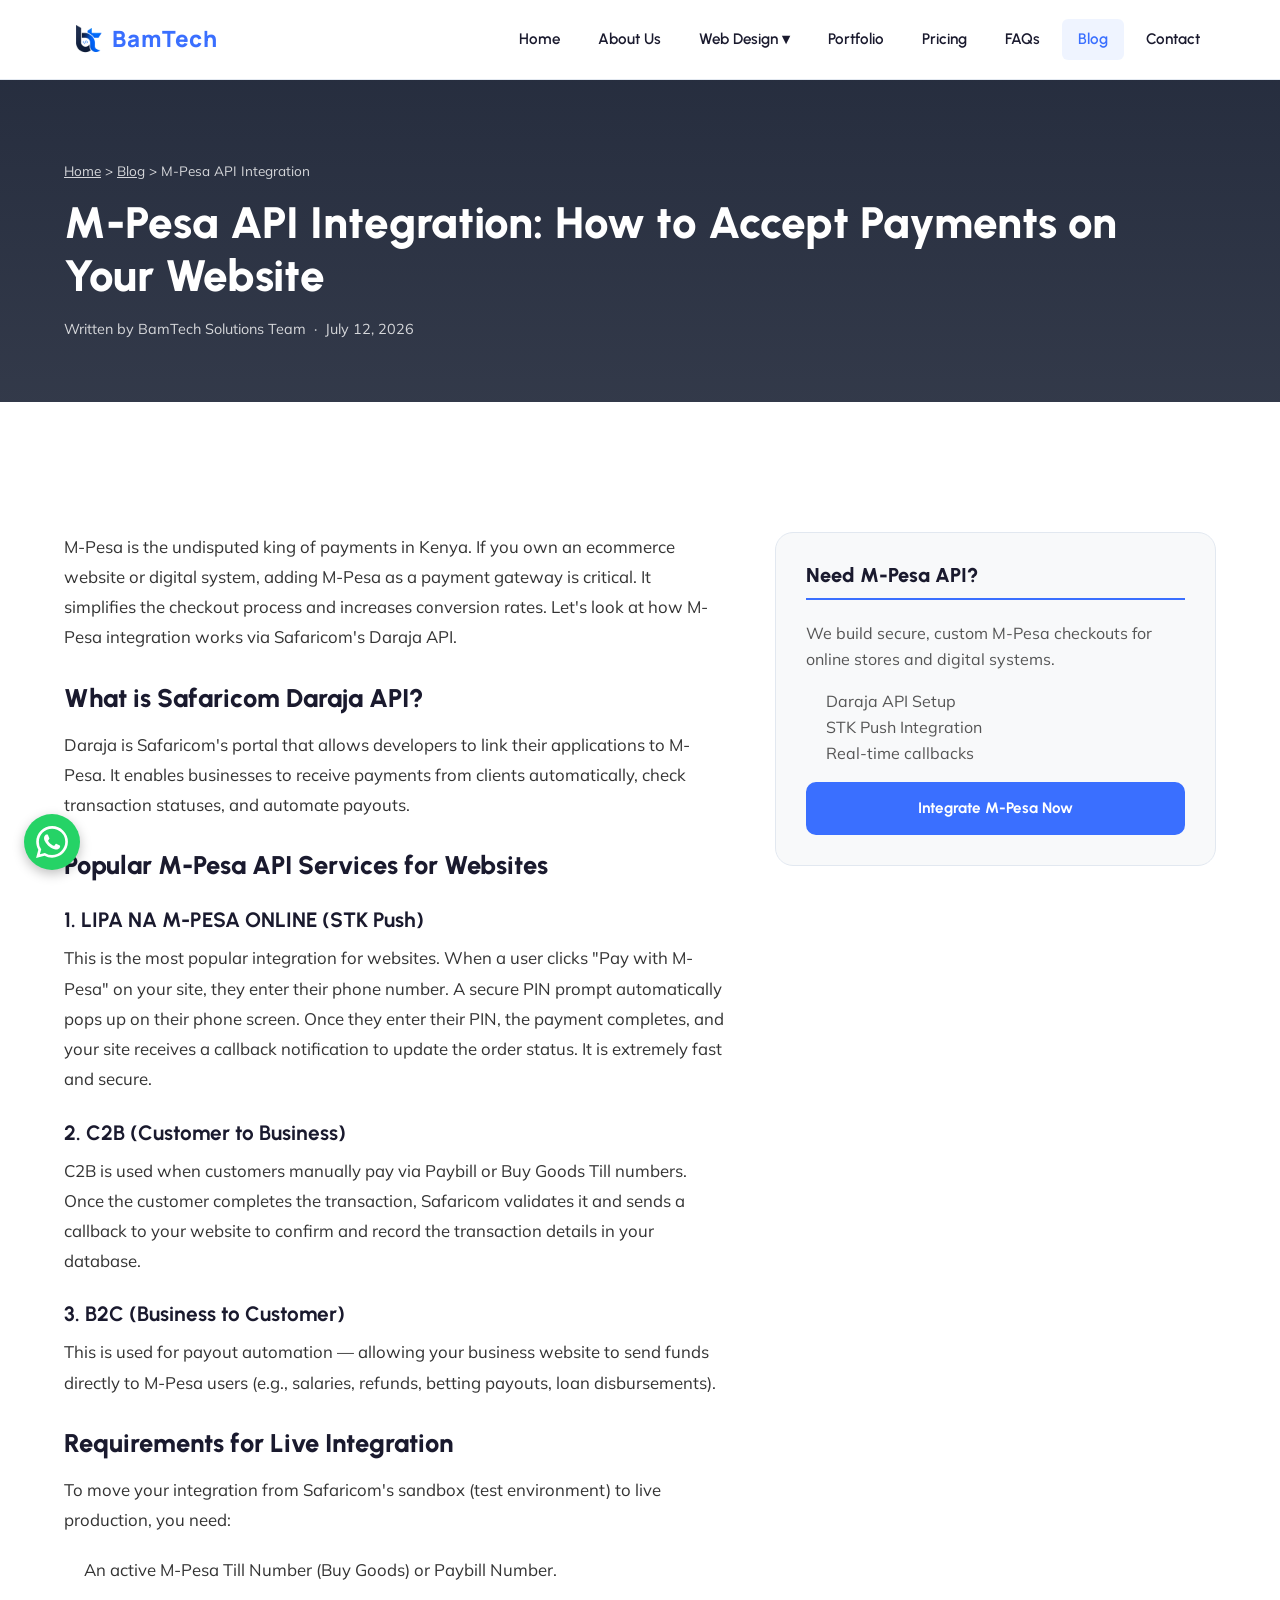
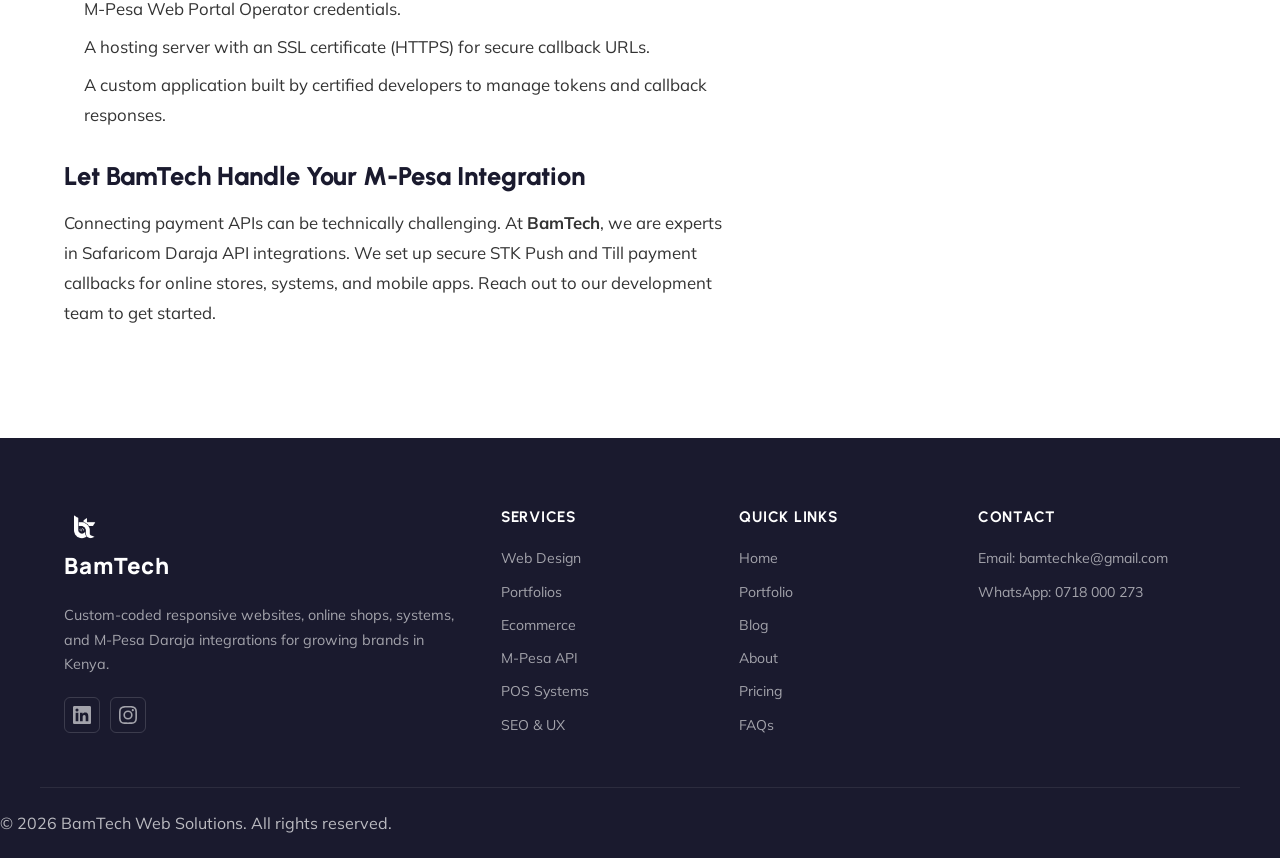
<file: blog-mpesa-integration.html>
﻿<!DOCTYPE html>
<html lang="en">
<head>
  <meta charset="UTF-8">
  <meta name="viewport" content="width=device-width, initial-scale=1.0">

  <!-- Favicon -->
  <link rel="icon" type="image/png" href="favicon.png">
  <link rel="apple-touch-icon" href="favicon.png">
  <title>M-Pesa API Integration: How to Accept Payments in Kenya | BamTech</title>
  <meta name="description" content="A complete developer and business guide to M-Pesa API integration in Kenya. Learn how to connect Safaricom Daraja STK Push to your website.">
  <meta name="keywords" content="M-Pesa integration Kenya, M-Pesa Daraja API, STK Push website integration, M-Pesa API checkout">
  <meta name="robots" content="index, follow">
  <meta name="author" content="BamTech Web Solutions">
  <link rel="canonical" href="https://bamtech.co.ke/blog-mpesa-integration.html">

  <!-- Open Graph -->
  <meta property="og:type" content="article">
  <meta property="og:url" content="https://bamtech.co.ke/blog-mpesa-integration.html">
  <meta property="og:title" content="M-Pesa API Integration: How to Accept Payments in Kenya | BamTech">
  <meta property="og:description" content="Integrate Safaricom M-Pesa Daraja API on your website. Read our practical guide.">
  <meta property="og:image" content="https://bamtech.co.ke/logo.png">
  <meta property="og:locale" content="en_KE">

  <link rel="stylesheet" href="style.css?v=1.3">
  <link rel="preconnect" href="https://fonts.googleapis.com">
  <link rel="preconnect" href="https://fonts.gstatic.com" crossorigin>
  <link href="https://fonts.googleapis.com/css2?family=Manrope:wght@800;900&family=Urbanist:wght@400;500;600;700;800;900&family=Mulish:wght@400;500;600;700;800&display=swap" rel="stylesheet">

  <style>
    .sub-hero {
      background-image: linear-gradient(rgba(15,23,42,0.9), rgba(15,23,42,0.85));
      padding: 80px 0 60px;
      color: #fff;
      text-align: left;
    }
    .breadcrumbs { font-size: 0.85rem; margin-bottom: 15px; opacity: 0.8; }
    .breadcrumbs a { color: #fff; text-decoration: underline; }
    .post-title { font-size: clamp(2rem, 4vw, 2.75rem); font-weight: 800; color: #fff; margin-bottom: 15px; line-height: 1.2; }
    .post-meta { font-size: 0.9rem; opacity: 0.8; }

    .post-container {
      display: grid;
      grid-template-columns: 1.2fr 0.8fr;
      gap: 50px;
      margin-top: 40px;
      align-items: start;
    }
    @media (max-width: 991px) {
      .post-container {
        grid-template-columns: 1fr;
        gap: 30px;
      }
    }
    .post-content {
      background: #fff;
      font-size: 1.05rem;
      line-height: 1.8;
      color: #333;
    }
    .post-content h2 {
      font-size: 1.6rem;
      font-weight: 800;
      color: #1a1a2e;
      margin: 30px 0 15px;
    }
    .post-content h3 {
      font-size: 1.3rem;
      font-weight: 700;
      color: #1a1a2e;
      margin: 25px 0 10px;
    }
    .post-content p {
      margin-bottom: 20px;
    }
    .post-content ul, .post-content ol {
      margin-bottom: 20px;
      padding-left: 20px;
    }
    .post-content li {
      margin-bottom: 8px;
    }

    .blog-sidebar {
      background: var(--color-light);
      border: 1px solid var(--color-border);
      border-radius: var(--radius-lg);
      padding: 30px;
      position: sticky;
      top: 100px;
    }
    .sidebar-title {
      font-size: 1.25rem;
      font-weight: 800;
      margin-bottom: 20px;
      color: var(--color-dark);
      border-bottom: 2px solid var(--color-primary);
      padding-bottom: 10px;
    }
  </style>
</head>
<body>

  <!-- Navbar -->
  <nav class="navbar" id="navbar">
    <div class="container nav-container">
      <a href="index.html" class="logo-link" aria-label="BamTech Home">
        <img src="logo.png" alt="BamTech" class="logo-img">
        <span class="logo-name">BamTech</span>
      </a>
      <ul class="nav-menu" id="nav-menu">
        <li class="nav-item"><a href="index.html" class="nav-link">Home</a></li>
        <li class="nav-item"><a href="index.html#why-us" class="nav-link">About Us</a></li>
        <li class="nav-item has-dropdown">
          <a href="index.html#services" class="nav-link">Web Design &#9662;</a>
          <ul class="nav-dropdown">
            <li><a href="web-design.html" class="dropdown-link">Web Design &amp; Development</a></li>
            <li><a href="portfolio-design.html" class="dropdown-link">Portfolio Website Design</a></li>
            <li><a href="ecommerce.html" class="dropdown-link">Ecommerce Website Design</a></li>
            <li><a href="mpesa-integration.html" class="dropdown-link">M-Pesa API Integration</a></li>
            <li><a href="pos-systems.html" class="dropdown-link">POS Billing Systems</a></li>
            <li><a href="seo-ux.html" class="dropdown-link">SEO &amp; UX Optimization</a></li>
          </ul>
        </li>
        <li class="nav-item"><a href="portfolio.html" class="nav-link">Portfolio</a></li>
        <li class="nav-item"><a href="index.html#pricing" class="nav-link">Pricing</a></li>
        <li class="nav-item"><a href="index.html#faq" class="nav-link">FAQs</a></li>
        <li class="nav-item"><a href="blog.html" class="nav-link active">Blog</a></li>
        <li class="nav-item"><a href="index.html#contact" class="nav-link">Contact</a></li>
      </ul>
      <button class="mobile-toggle" id="mobile-toggle" aria-label="Open navigation menu">
        <span></span><span></span><span></span>
      </button>
    </div>
  </nav>

  <!-- Hero -->
  <header class="sub-hero">
    <div class="container">
      <div class="breadcrumbs"><a href="index.html">Home</a> &gt; <a href="blog.html">Blog</a> &gt; M-Pesa API Integration</div>
      <h1 class="post-title">M-Pesa API Integration: How to Accept Payments on Your Website</h1>
      <p class="post-meta">Written by BamTech Solutions Team &nbsp;·&nbsp; July 12, 2026</p>
    </div>
  </header>

  <!-- Main Body Content -->
  <main class="section-pad">
    <div class="container post-container">
      <article class="post-content">
        <p>M-Pesa is the undisputed king of payments in Kenya. If you own an ecommerce website or digital system, adding M-Pesa as a payment gateway is critical. It simplifies the checkout process and increases conversion rates. Let's look at how M-Pesa integration works via Safaricom's Daraja API.</p>

        <h2>What is Safaricom Daraja API?</h2>
        <p>Daraja is Safaricom's portal that allows developers to link their applications to M-Pesa. It enables businesses to receive payments from clients automatically, check transaction statuses, and automate payouts.</p>

        <h2>Popular M-Pesa API Services for Websites</h2>
        
        <h3>1. LIPA NA M-PESA ONLINE (STK Push)</h3>
        <p>This is the most popular integration for websites. When a user clicks "Pay with M-Pesa" on your site, they enter their phone number. A secure PIN prompt automatically pops up on their phone screen. Once they enter their PIN, the payment completes, and your site receives a callback notification to update the order status. It is extremely fast and secure.</p>

        <h3>2. C2B (Customer to Business)</h3>
        <p>C2B is used when customers manually pay via Paybill or Buy Goods Till numbers. Once the customer completes the transaction, Safaricom validates it and sends a callback to your website to confirm and record the transaction details in your database.</p>

        <h3>3. B2C (Business to Customer)</h3>
        <p>This is used for payout automation — allowing your business website to send funds directly to M-Pesa users (e.g., salaries, refunds, betting payouts, loan disbursements).</p>

        <h2>Requirements for Live Integration</h2>
        <p>To move your integration from Safaricom's sandbox (test environment) to live production, you need:
        <ul>
          <li>An active M-Pesa Till Number (Buy Goods) or Paybill Number.</li>
          <li>M-Pesa Web Portal Operator credentials.</li>
          <li>A hosting server with an SSL certificate (HTTPS) for secure callback URLs.</li>
          <li>A custom application built by certified developers to manage tokens and callback responses.</li>
        </ul>
        </p>

        <h2>Let BamTech Handle Your M-Pesa Integration</h2>
        <p>Connecting payment APIs can be technically challenging. At <strong>BamTech</strong>, we are experts in Safaricom Daraja API integrations. We set up secure STK Push and Till payment callbacks for online stores, systems, and mobile apps. Reach out to our development team to get started.</p>
      </article>

      <aside class="blog-sidebar">
        <h3 class="sidebar-title">Need M-Pesa API?</h3>
        <p>We build secure, custom M-Pesa checkouts for online stores and digital systems.</p>
        <ul style="margin: 15px 0; padding-left: 20px;">
          <li>Daraja API Setup</li>
          <li>STK Push Integration</li>
          <li>Real-time callbacks</li>
        </ul>
        <a href="index.html#contact" class="btn btn-primary btn-full">Integrate M-Pesa Now</a>
      </aside>
    </div>
  </main>

  <!-- Footer -->
  <footer class="footer">
    <div class="container footer-grid">
      <div class="footer-brand">
        <a href="index.html" class="logo-link footer-logo-link" aria-label="BamTech Home"><img src="logo.png" alt="BamTech" class="logo-img footer-logo-img"><span class="logo-name footer-logo-name">BamTech</span></a>
        <p class="footer-desc">Custom-coded responsive websites, online shops, systems, and M-Pesa Daraja integrations for growing brands in Kenya.</p>
        <div class="footer-socials">
          <a href="https://www.linkedin.com/company/bamtechnologies/" target="_blank" rel="noopener" class="footer-social-link" aria-label="BamTech LinkedIn">
            <svg width="20" height="20" fill="currentColor" viewBox="0 0 24 24"><path d="M20.447 20.452h-3.554v-5.569c0-1.328-.027-3.037-1.852-3.037-1.853 0-2.136 1.445-2.136 2.939v5.667H9.351V9h3.414v1.561h.046c.477-.9 1.637-1.85 3.37-1.85 3.601 0 4.267 2.37 4.267 5.455v6.286zM5.337 7.433a2.062 2.062 0 01-2.063-2.065 2.064 2.064 0 112.063 2.065zm1.782 13.019H3.555V9h3.564v11.452zM22.225 0H1.771C.792 0 0 .774 0 1.729v20.542C0 23.227.792 24 1.771 24h20.451C23.2 24 24 23.227 24 22.271V1.729C24 .774 23.2 0 22.222 0h.003z"/></svg>
          </a>
          <a href="https://www.instagram.com/bamtech_ke?igsh=MnJuc2M3NGY4MGJj" target="_blank" rel="noopener" class="footer-social-link" aria-label="BamTech Instagram">
            <svg width="20" height="20" fill="currentColor" viewBox="0 0 24 24"><path d="M12 2.163c3.204 0 3.584.012 4.85.07 3.252.148 4.771 1.691 4.919 4.919.058 1.265.069 1.645.069 4.849 0 3.205-.012 3.584-.069 4.849-.149 3.225-1.664 4.771-4.919 4.919-1.266.058-1.644.07-4.85.07-3.204 0-3.584-.012-4.849-.07-3.26-.149-4.771-1.699-4.919-4.92-.058-1.265-.07-1.644-.07-4.849 0-3.204.013-3.583.07-4.849.149-3.227 1.664-4.771 4.919-4.919 1.266-.057 1.645-.069 4.849-.069zM12 0C8.741 0 8.333.014 7.053.072 2.695.272.273 2.69.073 7.052.014 8.333 0 8.741 0 12c0 3.259.014 3.668.072 4.948.2 4.358 2.618 6.78 6.98 6.98C8.333 23.986 8.741 24 12 24c3.259 0 3.668-.014 4.948-.072 4.354-.2 6.782-2.618 6.979-6.98.059-1.28.073-1.689.073-4.948 0-3.259-.014-3.667-.072-4.947-.196-4.354-2.617-6.78-6.979-6.98C15.668.014 15.259 0 12 0zm0 5.838a6.162 6.162 0 100 12.324 6.162 6.162 0 000-12.324zM12 16a4 4 0 110-8 4 4 0 010 8zm6.406-11.845a1.44 1.44 0 100 2.881 1.44 1.44 0 000-2.881z"/></svg>
          </a>
        </div>
      </div>
      <div class="footer-links-col">
        <h4>Services</h4>
        <ul class="footer-links">
          <li><a href="web-design.html">Web Design</a></li>
          <li><a href="portfolio-design.html">Portfolios</a></li>
          <li><a href="ecommerce.html">Ecommerce</a></li>
          <li><a href="mpesa-integration.html">M-Pesa API</a></li>
          <li><a href="pos-systems.html">POS Systems</a></li>
          <li><a href="seo-ux.html">SEO &amp; UX</a></li>
        </ul>
      </div>
      <div class="footer-links-col">
        <h4>Quick Links</h4>
        <ul class="footer-links">
          <li><a href="index.html">Home</a></li>
          <li><a href="portfolio.html">Portfolio</a></li>
          <li><a href="blog.html">Blog</a></li>
          <li><a href="index.html#why-us">About</a></li>
          <li><a href="index.html#pricing">Pricing</a></li>
          <li><a href="index.html#faq">FAQs</a></li>
        </ul>
      </div>
      <div class="footer-links-col">
        <h4>Contact</h4>
        <ul class="footer-links">
          <li>Email: bamtechke@gmail.com</li>
          <li>WhatsApp: 0718 000 273</li>
        </ul>
      </div>
    </div>
    <div class="footer-bottom">
      <p>&copy; 2026 BamTech Web Solutions. All rights reserved.</p>
    </div>
  </footer>

  <a href="https://wa.me/254718000273" class="btn-whatsapp-float" target="_blank" aria-label="Contact us on WhatsApp">
    <svg width="28" height="28" fill="currentColor" viewBox="0 0 24 24"><path d="M17.472 14.382c-.297-.149-1.758-.867-2.03-.967-.273-.099-.471-.148-.67.15-.197.297-.767.966-.94 1.164-.173.199-.347.223-.644.075-.297-.15-1.255-.463-2.39-1.475-.883-.788-1.48-1.761-1.653-2.059-.173-.297-.018-.458.13-.606.134-.133.298-.347.446-.52.149-.174.198-.298.298-.497.099-.198.05-.371-.025-.52-.075-.149-.669-1.612-.916-2.207-.242-.579-.487-.5-.669-.51a12.8 12.8 0 00-.57-.01c-.198 0-.52.074-.792.372-.272.297-1.04 1.016-1.04 2.479 0 1.462 1.065 2.875 1.213 3.074.149.198 2.096 3.2 5.077 4.487.709.306 1.262.489 1.694.625.712.227 1.36.195 1.871.118.571-.085 1.758-.719 2.006-1.413.248-.694.248-1.289.173-1.413-.074-.124-.272-.198-.57-.347m-5.421 7.403h-.004a9.87 9.87 0 01-5.031-1.378l-.361-.214-3.741.982.998-3.648-.235-.374a9.86 9.86 0 01-1.51-5.26c.001-5.45 4.436-9.884 9.888-9.884 2.64 0 5.122 1.03 6.988 2.898a9.825 9.825 0 012.893 6.994c-.003 5.45-4.437 9.884-9.885 9.884m8.413-18.297A11.815 11.815 0 0012.05 0C5.495 0 .16 5.335.157 11.892c0 2.096.547 4.142 1.588 5.945L.057 24l6.305-1.654a11.882 11.882 0 005.683 1.448h.005c6.554 0 11.89-5.335 11.893-11.893a11.821 11.821 0 00-3.48-8.413z"/></svg>
  </a>

  <script src="main.js"></script>
</body>
</html>
</file>
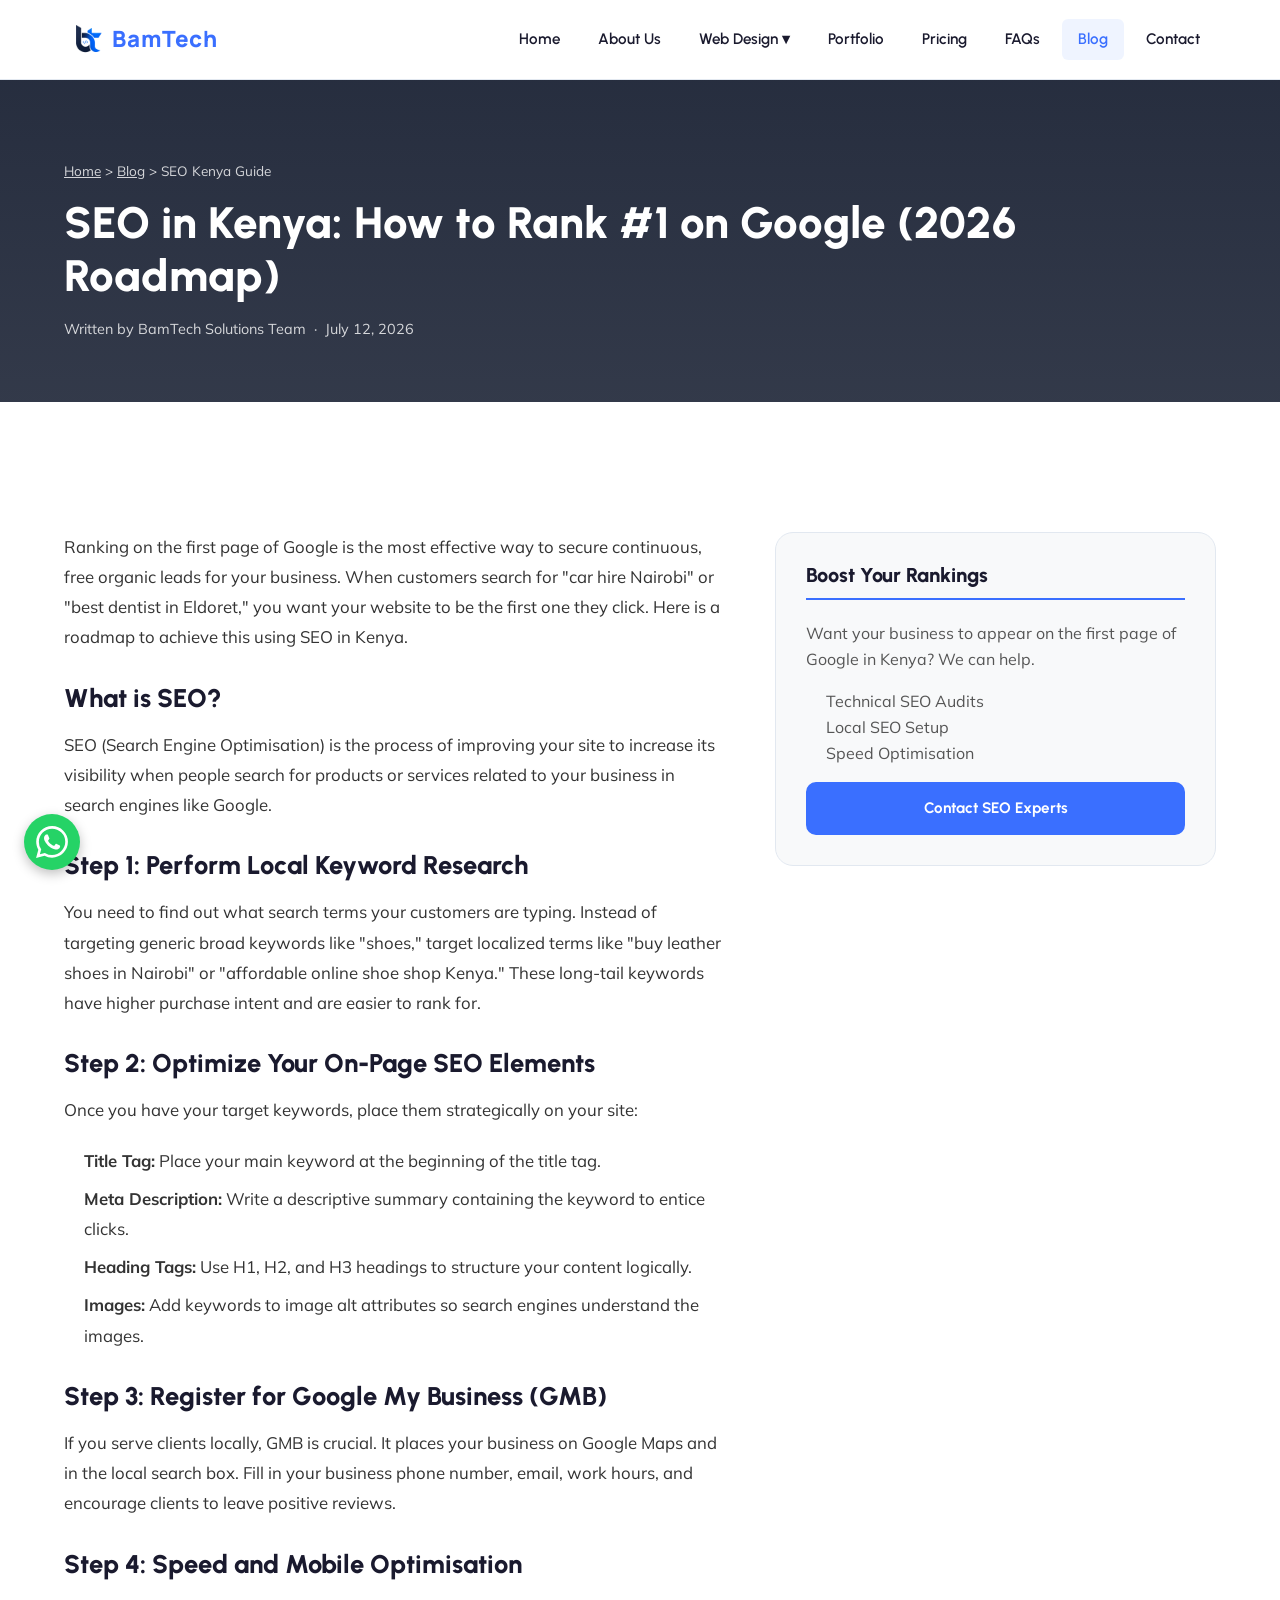
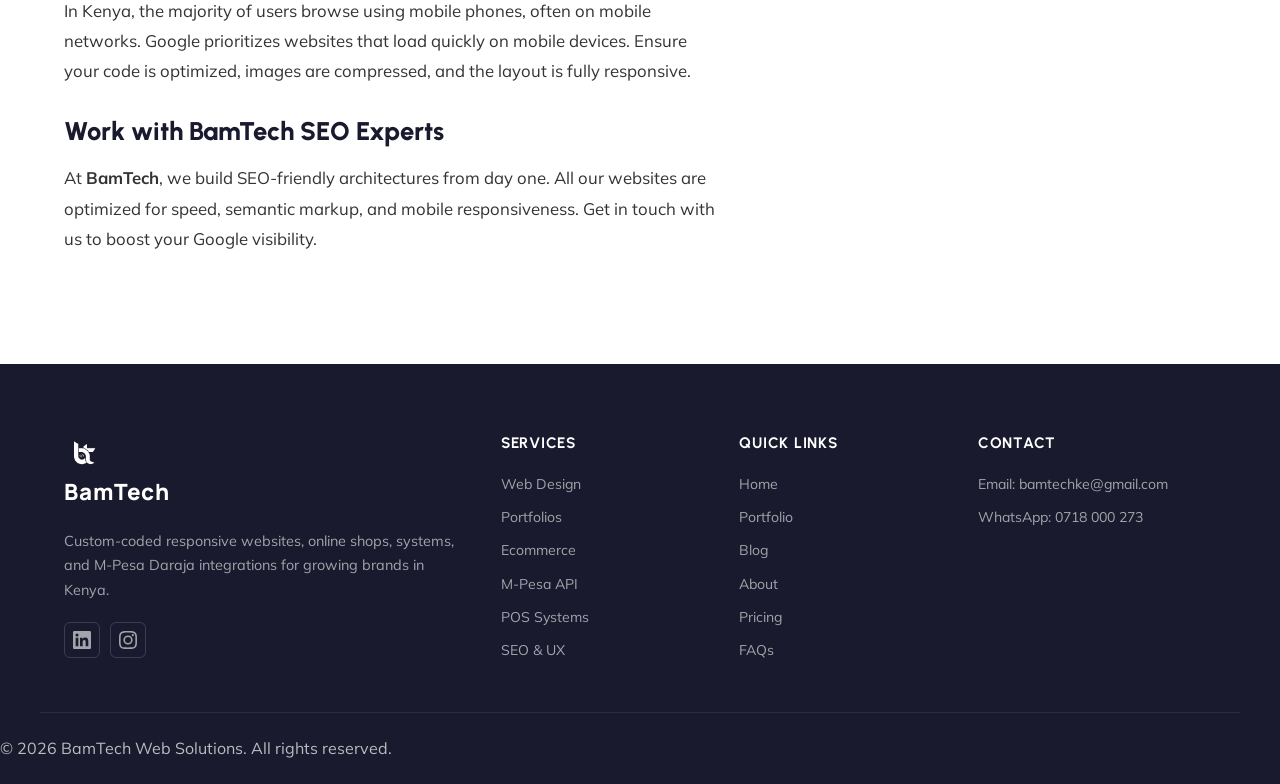
<file: blog-seo-kenya.html>
﻿<!DOCTYPE html>
<html lang="en">
<head>
  <meta charset="UTF-8">
  <meta name="viewport" content="width=device-width, initial-scale=1.0">

  <!-- Favicon -->
  <link rel="icon" type="image/png" href="favicon.png">
  <link rel="apple-touch-icon" href="favicon.png">
  <title>SEO in Kenya (2026): How to Rank #1 on Google | BamTech</title>
  <meta name="description" content="A comprehensive guide to Search Engine Optimisation (SEO) in Kenya. Learn how to rank your business website #1 on Google for Nairobi and local keywords.">
  <meta name="keywords" content="SEO Kenya, SEO Nairobi, search engine optimisation Kenya, local SEO Kenya">
  <meta name="robots" content="index, follow">
  <meta name="author" content="BamTech Web Solutions">
  <link rel="canonical" href="https://bamtech.co.ke/blog-seo-kenya.html">

  <!-- Open Graph -->
  <meta property="og:type" content="article">
  <meta property="og:url" content="https://bamtech.co.ke/blog-seo-kenya.html">
  <meta property="og:title" content="SEO in Kenya (2026): How to Rank #1 on Google | BamTech">
  <meta property="og:description" content="Master SEO for your Kenyan business. Practical strategies to rank #1.">
  <meta property="og:image" content="https://bamtech.co.ke/logo.png">
  <meta property="og:locale" content="en_KE">

  <link rel="stylesheet" href="style.css?v=1.3">
  <link rel="preconnect" href="https://fonts.googleapis.com">
  <link rel="preconnect" href="https://fonts.gstatic.com" crossorigin>
  <link href="https://fonts.googleapis.com/css2?family=Manrope:wght@800;900&family=Urbanist:wght@400;500;600;700;800;900&family=Mulish:wght@400;500;600;700;800&display=swap" rel="stylesheet">

  <style>
    .sub-hero {
      background-image: linear-gradient(rgba(15,23,42,0.9), rgba(15,23,42,0.85));
      padding: 80px 0 60px;
      color: #fff;
      text-align: left;
    }
    .breadcrumbs { font-size: 0.85rem; margin-bottom: 15px; opacity: 0.8; }
    .breadcrumbs a { color: #fff; text-decoration: underline; }
    .post-title { font-size: clamp(2rem, 4vw, 2.75rem); font-weight: 800; color: #fff; margin-bottom: 15px; line-height: 1.2; }
    .post-meta { font-size: 0.9rem; opacity: 0.8; }

    .post-container {
      display: grid;
      grid-template-columns: 1.2fr 0.8fr;
      gap: 50px;
      margin-top: 40px;
      align-items: start;
    }
    @media (max-width: 991px) {
      .post-container {
        grid-template-columns: 1fr;
        gap: 30px;
      }
    }
    .post-content {
      background: #fff;
      font-size: 1.05rem;
      line-height: 1.8;
      color: #333;
    }
    .post-content h2 {
      font-size: 1.6rem;
      font-weight: 800;
      color: #1a1a2e;
      margin: 30px 0 15px;
    }
    .post-content h3 {
      font-size: 1.3rem;
      font-weight: 700;
      color: #1a1a2e;
      margin: 25px 0 10px;
    }
    .post-content p {
      margin-bottom: 20px;
    }
    .post-content ul, .post-content ol {
      margin-bottom: 20px;
      padding-left: 20px;
    }
    .post-content li {
      margin-bottom: 8px;
    }

    .blog-sidebar {
      background: var(--color-light);
      border: 1px solid var(--color-border);
      border-radius: var(--radius-lg);
      padding: 30px;
      position: sticky;
      top: 100px;
    }
    .sidebar-title {
      font-size: 1.25rem;
      font-weight: 800;
      margin-bottom: 20px;
      color: var(--color-dark);
      border-bottom: 2px solid var(--color-primary);
      padding-bottom: 10px;
    }
  </style>
</head>
<body>

  <!-- Navbar -->
  <nav class="navbar" id="navbar">
    <div class="container nav-container">
      <a href="index.html" class="logo-link" aria-label="BamTech Home">
        <img src="logo.png" alt="BamTech" class="logo-img">
        <span class="logo-name">BamTech</span>
      </a>
      <ul class="nav-menu" id="nav-menu">
        <li class="nav-item"><a href="index.html" class="nav-link">Home</a></li>
        <li class="nav-item"><a href="index.html#why-us" class="nav-link">About Us</a></li>
        <li class="nav-item has-dropdown">
          <a href="index.html#services" class="nav-link">Web Design &#9662;</a>
          <ul class="nav-dropdown">
            <li><a href="web-design.html" class="dropdown-link">Web Design &amp; Development</a></li>
            <li><a href="portfolio-design.html" class="dropdown-link">Portfolio Website Design</a></li>
            <li><a href="ecommerce.html" class="dropdown-link">Ecommerce Website Design</a></li>
            <li><a href="mpesa-integration.html" class="dropdown-link">M-Pesa API Integration</a></li>
            <li><a href="pos-systems.html" class="dropdown-link">POS Billing Systems</a></li>
            <li><a href="seo-ux.html" class="dropdown-link">SEO &amp; UX Optimization</a></li>
          </ul>
        </li>
        <li class="nav-item"><a href="portfolio.html" class="nav-link">Portfolio</a></li>
        <li class="nav-item"><a href="index.html#pricing" class="nav-link">Pricing</a></li>
        <li class="nav-item"><a href="index.html#faq" class="nav-link">FAQs</a></li>
        <li class="nav-item"><a href="blog.html" class="nav-link active">Blog</a></li>
        <li class="nav-item"><a href="index.html#contact" class="nav-link">Contact</a></li>
      </ul>
      <button class="mobile-toggle" id="mobile-toggle" aria-label="Open navigation menu">
        <span></span><span></span><span></span>
      </button>
    </div>
  </nav>

  <!-- Hero -->
  <header class="sub-hero">
    <div class="container">
      <div class="breadcrumbs"><a href="index.html">Home</a> &gt; <a href="blog.html">Blog</a> &gt; SEO Kenya Guide</div>
      <h1 class="post-title">SEO in Kenya: How to Rank #1 on Google (2026 Roadmap)</h1>
      <p class="post-meta">Written by BamTech Solutions Team &nbsp;·&nbsp; July 12, 2026</p>
    </div>
  </header>

  <!-- Main Body Content -->
  <main class="section-pad">
    <div class="container post-container">
      <article class="post-content">
        <p>Ranking on the first page of Google is the most effective way to secure continuous, free organic leads for your business. When customers search for "car hire Nairobi" or "best dentist in Eldoret," you want your website to be the first one they click. Here is a roadmap to achieve this using SEO in Kenya.</p>

        <h2>What is SEO?</h2>
        <p>SEO (Search Engine Optimisation) is the process of improving your site to increase its visibility when people search for products or services related to your business in search engines like Google.</p>

        <h2>Step 1: Perform Local Keyword Research</h2>
        <p>You need to find out what search terms your customers are typing. Instead of targeting generic broad keywords like "shoes," target localized terms like "buy leather shoes in Nairobi" or "affordable online shoe shop Kenya." These long-tail keywords have higher purchase intent and are easier to rank for.</p>

        <h2>Step 2: Optimize Your On-Page SEO Elements</h2>
        <p>Once you have your target keywords, place them strategically on your site:
        <ul>
          <li><strong>Title Tag:</strong> Place your main keyword at the beginning of the title tag.</li>
          <li><strong>Meta Description:</strong> Write a descriptive summary containing the keyword to entice clicks.</li>
          <li><strong>Heading Tags:</strong> Use H1, H2, and H3 headings to structure your content logically.</li>
          <li><strong>Images:</strong> Add keywords to image alt attributes so search engines understand the images.</li>
        </ul>
        </p>

        <h2>Step 3: Register for Google My Business (GMB)</h2>
        <p>If you serve clients locally, GMB is crucial. It places your business on Google Maps and in the local search box. Fill in your business phone number, email, work hours, and encourage clients to leave positive reviews.</p>

        <h2>Step 4: Speed and Mobile Optimisation</h2>
        <p>In Kenya, the majority of users browse using mobile phones, often on mobile networks. Google prioritizes websites that load quickly on mobile devices. Ensure your code is optimized, images are compressed, and the layout is fully responsive.</p>

        <h2>Work with BamTech SEO Experts</h2>
        <p>At <strong>BamTech</strong>, we build SEO-friendly architectures from day one. All our websites are optimized for speed, semantic markup, and mobile responsiveness. Get in touch with us to boost your Google visibility.</p>
      </article>

      <aside class="blog-sidebar">
        <h3 class="sidebar-title">Boost Your Rankings</h3>
        <p>Want your business to appear on the first page of Google in Kenya? We can help.</p>
        <ul style="margin: 15px 0; padding-left: 20px;">
          <li>Technical SEO Audits</li>
          <li>Local SEO Setup</li>
          <li>Speed Optimisation</li>
        </ul>
        <a href="index.html#contact" class="btn btn-primary btn-full">Contact SEO Experts</a>
      </aside>
    </div>
  </main>

  <!-- Footer -->
  <footer class="footer">
    <div class="container footer-grid">
      <div class="footer-brand">
        <a href="index.html" class="logo-link footer-logo-link" aria-label="BamTech Home"><img src="logo.png" alt="BamTech" class="logo-img footer-logo-img"><span class="logo-name footer-logo-name">BamTech</span></a>
        <p class="footer-desc">Custom-coded responsive websites, online shops, systems, and M-Pesa Daraja integrations for growing brands in Kenya.</p>
        <div class="footer-socials">
          <a href="https://www.linkedin.com/company/bamtechnologies/" target="_blank" rel="noopener" class="footer-social-link" aria-label="BamTech LinkedIn">
            <svg width="20" height="20" fill="currentColor" viewBox="0 0 24 24"><path d="M20.447 20.452h-3.554v-5.569c0-1.328-.027-3.037-1.852-3.037-1.853 0-2.136 1.445-2.136 2.939v5.667H9.351V9h3.414v1.561h.046c.477-.9 1.637-1.85 3.37-1.85 3.601 0 4.267 2.37 4.267 5.455v6.286zM5.337 7.433a2.062 2.062 0 01-2.063-2.065 2.064 2.064 0 112.063 2.065zm1.782 13.019H3.555V9h3.564v11.452zM22.225 0H1.771C.792 0 0 .774 0 1.729v20.542C0 23.227.792 24 1.771 24h20.451C23.2 24 24 23.227 24 22.271V1.729C24 .774 23.2 0 22.222 0h.003z"/></svg>
          </a>
          <a href="https://www.instagram.com/bamtech_ke?igsh=MnJuc2M3NGY4MGJj" target="_blank" rel="noopener" class="footer-social-link" aria-label="BamTech Instagram">
            <svg width="20" height="20" fill="currentColor" viewBox="0 0 24 24"><path d="M12 2.163c3.204 0 3.584.012 4.85.07 3.252.148 4.771 1.691 4.919 4.919.058 1.265.069 1.645.069 4.849 0 3.205-.012 3.584-.069 4.849-.149 3.225-1.664 4.771-4.919 4.919-1.266.058-1.644.07-4.85.07-3.204 0-3.584-.012-4.849-.07-3.26-.149-4.771-1.699-4.919-4.92-.058-1.265-.07-1.644-.07-4.849 0-3.204.013-3.583.07-4.849.149-3.227 1.664-4.771 4.919-4.919 1.266-.057 1.645-.069 4.849-.069zM12 0C8.741 0 8.333.014 7.053.072 2.695.272.273 2.69.073 7.052.014 8.333 0 8.741 0 12c0 3.259.014 3.668.072 4.948.2 4.358 2.618 6.78 6.98 6.98C8.333 23.986 8.741 24 12 24c3.259 0 3.668-.014 4.948-.072 4.354-.2 6.782-2.618 6.979-6.98.059-1.28.073-1.689.073-4.948 0-3.259-.014-3.667-.072-4.947-.196-4.354-2.617-6.78-6.979-6.98C15.668.014 15.259 0 12 0zm0 5.838a6.162 6.162 0 100 12.324 6.162 6.162 0 000-12.324zM12 16a4 4 0 110-8 4 4 0 010 8zm6.406-11.845a1.44 1.44 0 100 2.881 1.44 1.44 0 000-2.881z"/></svg>
          </a>
        </div>
      </div>
      <div class="footer-links-col">
        <h4>Services</h4>
        <ul class="footer-links">
          <li><a href="web-design.html">Web Design</a></li>
          <li><a href="portfolio-design.html">Portfolios</a></li>
          <li><a href="ecommerce.html">Ecommerce</a></li>
          <li><a href="mpesa-integration.html">M-Pesa API</a></li>
          <li><a href="pos-systems.html">POS Systems</a></li>
          <li><a href="seo-ux.html">SEO &amp; UX</a></li>
        </ul>
      </div>
      <div class="footer-links-col">
        <h4>Quick Links</h4>
        <ul class="footer-links">
          <li><a href="index.html">Home</a></li>
          <li><a href="portfolio.html">Portfolio</a></li>
          <li><a href="blog.html">Blog</a></li>
          <li><a href="index.html#why-us">About</a></li>
          <li><a href="index.html#pricing">Pricing</a></li>
          <li><a href="index.html#faq">FAQs</a></li>
        </ul>
      </div>
      <div class="footer-links-col">
        <h4>Contact</h4>
        <ul class="footer-links">
          <li>Email: bamtechke@gmail.com</li>
          <li>WhatsApp: 0718 000 273</li>
        </ul>
      </div>
    </div>
    <div class="footer-bottom">
      <p>&copy; 2026 BamTech Web Solutions. All rights reserved.</p>
    </div>
  </footer>

  <a href="https://wa.me/254718000273" class="btn-whatsapp-float" target="_blank" aria-label="Contact us on WhatsApp">
    <svg width="28" height="28" fill="currentColor" viewBox="0 0 24 24"><path d="M17.472 14.382c-.297-.149-1.758-.867-2.03-.967-.273-.099-.471-.148-.67.15-.197.297-.767.966-.94 1.164-.173.199-.347.223-.644.075-.297-.15-1.255-.463-2.39-1.475-.883-.788-1.48-1.761-1.653-2.059-.173-.297-.018-.458.13-.606.134-.133.298-.347.446-.52.149-.174.198-.298.298-.497.099-.198.05-.371-.025-.52-.075-.149-.669-1.612-.916-2.207-.242-.579-.487-.5-.669-.51a12.8 12.8 0 00-.57-.01c-.198 0-.52.074-.792.372-.272.297-1.04 1.016-1.04 2.479 0 1.462 1.065 2.875 1.213 3.074.149.198 2.096 3.2 5.077 4.487.709.306 1.262.489 1.694.625.712.227 1.36.195 1.871.118.571-.085 1.758-.719 2.006-1.413.248-.694.248-1.289.173-1.413-.074-.124-.272-.198-.57-.347m-5.421 7.403h-.004a9.87 9.87 0 01-5.031-1.378l-.361-.214-3.741.982.998-3.648-.235-.374a9.86 9.86 0 01-1.51-5.26c.001-5.45 4.436-9.884 9.888-9.884 2.64 0 5.122 1.03 6.988 2.898a9.825 9.825 0 012.893 6.994c-.003 5.45-4.437 9.884-9.885 9.884m8.413-18.297A11.815 11.815 0 0012.05 0C5.495 0 .16 5.335.157 11.892c0 2.096.547 4.142 1.588 5.945L.057 24l6.305-1.654a11.882 11.882 0 005.683 1.448h.005c6.554 0 11.89-5.335 11.893-11.893a11.821 11.821 0 00-3.48-8.413z"/></svg>
  </a>

  <script src="main.js"></script>
</body>
</html>
</file>
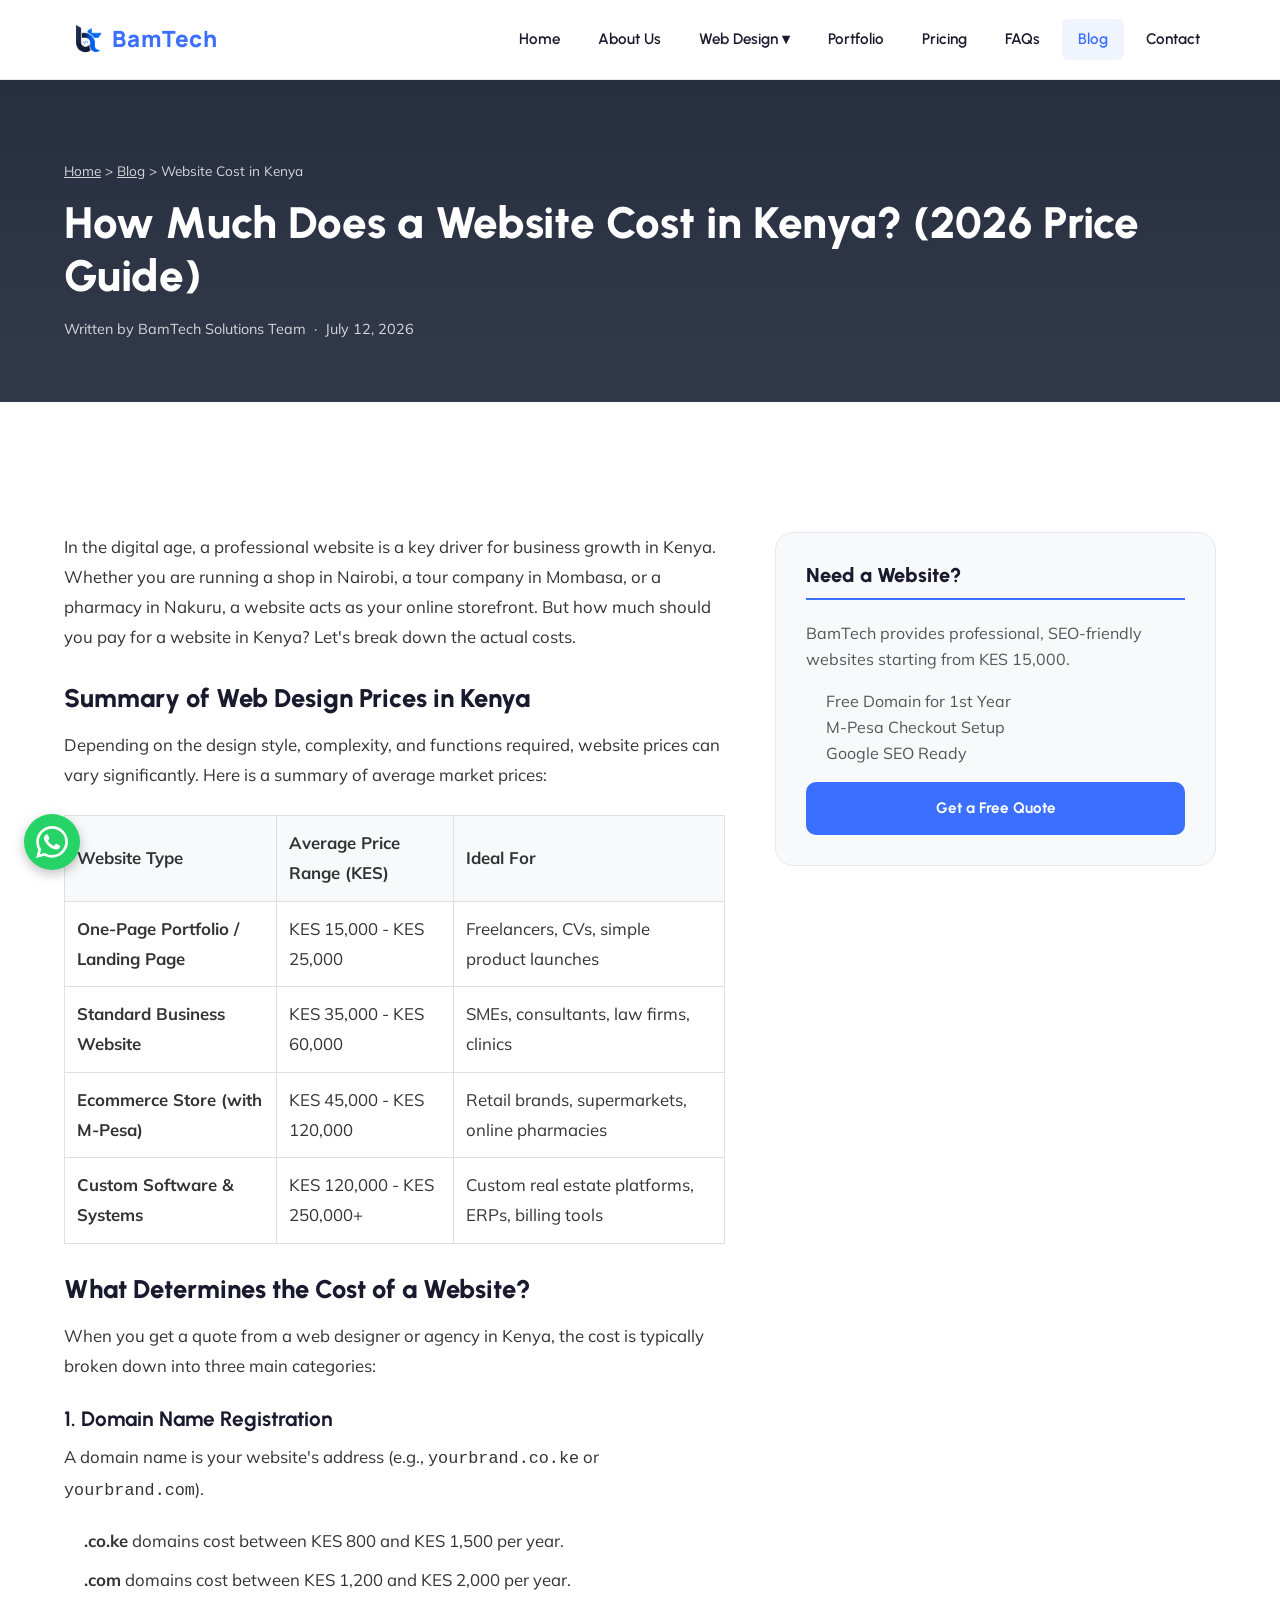
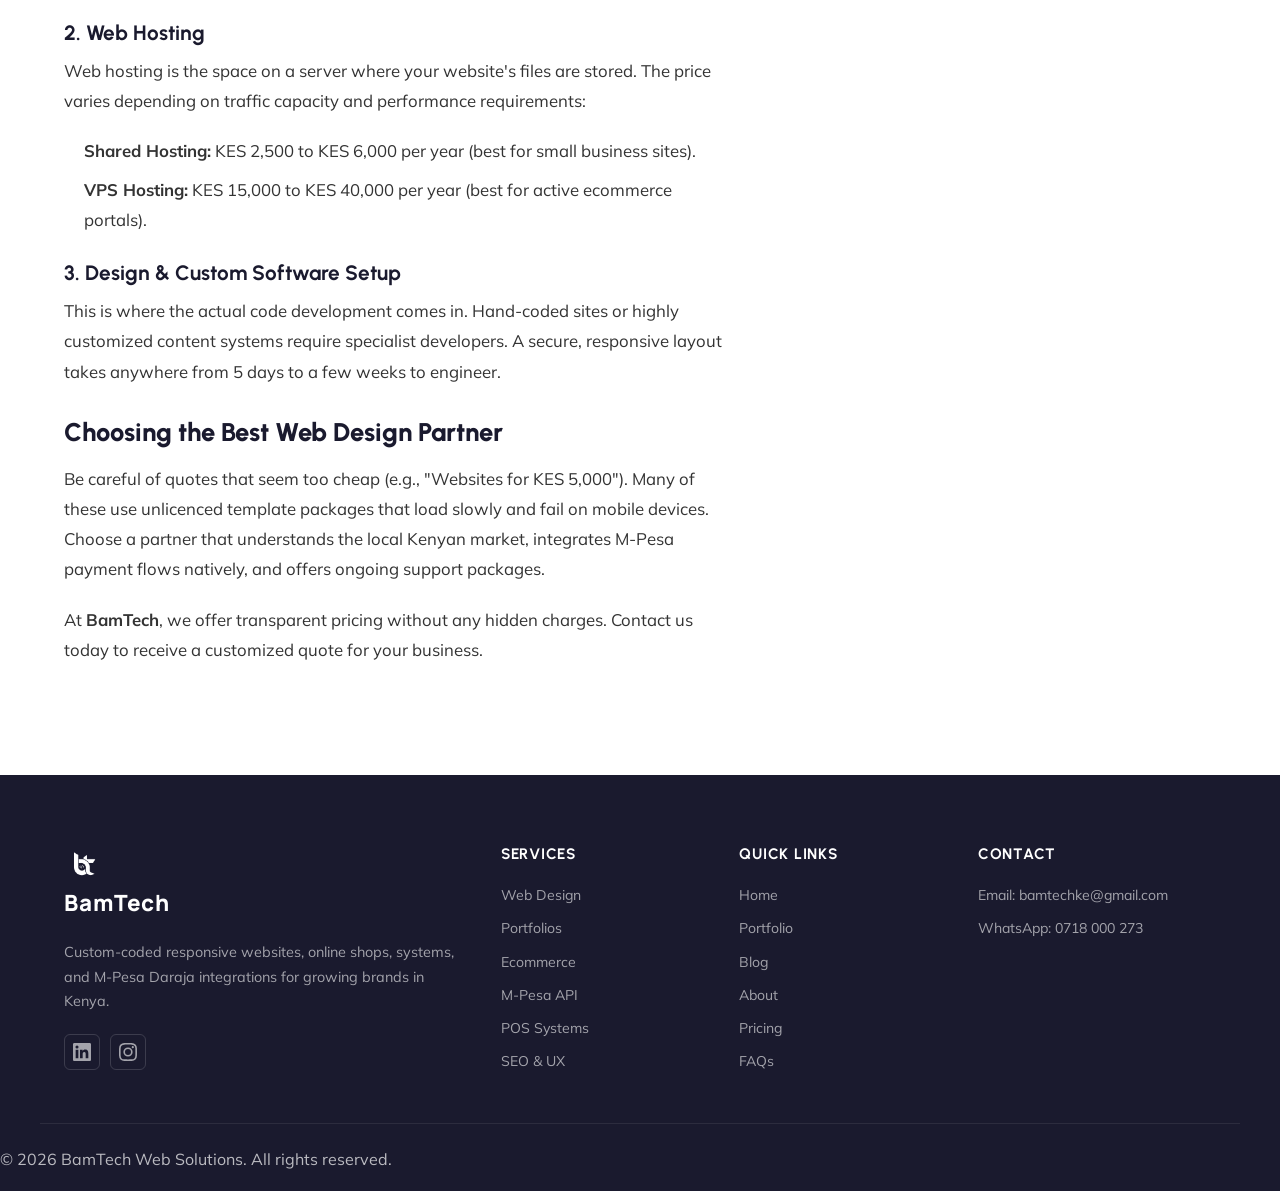
<file: blog-website-cost-kenya.html>
﻿<!DOCTYPE html>
<html lang="en">
<head>
  <meta charset="UTF-8">
  <meta name="viewport" content="width=device-width, initial-scale=1.0">

  <!-- Favicon -->
  <link rel="icon" type="image/png" href="favicon.png">
  <link rel="apple-touch-icon" href="favicon.png">
  <title>How Much Does a Website Cost in Kenya? (2026 Price Guide) | BamTech</title>
  <meta name="description" content="Discover the real cost of web design in Kenya. Compare pricing for starter portfolios, ecommerce stores with M-Pesa, and custom systems in Nairobi.">
  <meta name="keywords" content="website cost in Kenya, web design prices Kenya, cost of web development Nairobi, ecommerce website cost Kenya">
  <meta name="robots" content="index, follow">
  <meta name="author" content="BamTech Web Solutions">
  <link rel="canonical" href="https://bamtech.co.ke/blog-website-cost-kenya.html">

  <!-- Open Graph -->
  <meta property="og:type" content="article">
  <meta property="og:url" content="https://bamtech.co.ke/blog-website-cost-kenya.html">
  <meta property="og:title" content="How Much Does a Website Cost in Kenya? (2026 Price Guide) | BamTech">
  <meta property="og:description" content="Get the complete breakdown of web design pricing in Kenya. No hidden costs.">
  <meta property="og:image" content="https://bamtech.co.ke/logo.png">
  <meta property="og:locale" content="en_KE">

  <link rel="stylesheet" href="style.css?v=1.3">
  <link rel="preconnect" href="https://fonts.googleapis.com">
  <link rel="preconnect" href="https://fonts.gstatic.com" crossorigin>
  <link href="https://fonts.googleapis.com/css2?family=Manrope:wght@800;900&family=Urbanist:wght@400;500;600;700;800;900&family=Mulish:wght@400;500;600;700;800&display=swap" rel="stylesheet">

  <style>
    .sub-hero {
      background-image: linear-gradient(rgba(15,23,42,0.9), rgba(15,23,42,0.85));
      padding: 80px 0 60px;
      color: #fff;
      text-align: left;
    }
    .breadcrumbs { font-size: 0.85rem; margin-bottom: 15px; opacity: 0.8; }
    .breadcrumbs a { color: #fff; text-decoration: underline; }
    .post-title { font-size: clamp(2rem, 4vw, 2.75rem); font-weight: 800; color: #fff; margin-bottom: 15px; line-height: 1.2; }
    .post-meta { font-size: 0.9rem; opacity: 0.8; }

    .post-container {
      display: grid;
      grid-template-columns: 1.2fr 0.8fr;
      gap: 50px;
      margin-top: 40px;
      align-items: start;
    }
    @media (max-width: 991px) {
      .post-container {
        grid-template-columns: 1fr;
        gap: 30px;
      }
    }
    .post-content {
      background: #fff;
      font-size: 1.05rem;
      line-height: 1.8;
      color: #333;
    }
    .post-content h2 {
      font-size: 1.6rem;
      font-weight: 800;
      color: #1a1a2e;
      margin: 30px 0 15px;
    }
    .post-content h3 {
      font-size: 1.3rem;
      font-weight: 700;
      color: #1a1a2e;
      margin: 25px 0 10px;
    }
    .post-content p {
      margin-bottom: 20px;
    }
    .post-content ul, .post-content ol {
      margin-bottom: 20px;
      padding-left: 20px;
    }
    .post-content li {
      margin-bottom: 8px;
    }
    .post-content table {
      width: 100%;
      border-collapse: collapse;
      margin: 25px 0;
    }
    .post-content th, .post-content td {
      border: 1px solid #e0e0e0;
      padding: 12px;
      text-align: left;
    }
    .post-content th {
      background: #f8f9fa;
      font-weight: 700;
    }

    .blog-sidebar {
      background: var(--color-light);
      border: 1px solid var(--color-border);
      border-radius: var(--radius-lg);
      padding: 30px;
      position: sticky;
      top: 100px;
    }
    .sidebar-title {
      font-size: 1.25rem;
      font-weight: 800;
      margin-bottom: 20px;
      color: var(--color-dark);
      border-bottom: 2px solid var(--color-primary);
      padding-bottom: 10px;
    }
  </style>
</head>
<body>

  <!-- Navbar -->
  <nav class="navbar" id="navbar">
    <div class="container nav-container">
      <a href="index.html" class="logo-link" aria-label="BamTech Home">
        <img src="logo.png" alt="BamTech" class="logo-img">
        <span class="logo-name">BamTech</span>
      </a>
      <ul class="nav-menu" id="nav-menu">
        <li class="nav-item"><a href="index.html" class="nav-link">Home</a></li>
        <li class="nav-item"><a href="index.html#why-us" class="nav-link">About Us</a></li>
        <li class="nav-item has-dropdown">
          <a href="index.html#services" class="nav-link">Web Design &#9662;</a>
          <ul class="nav-dropdown">
            <li><a href="web-design.html" class="dropdown-link">Web Design &amp; Development</a></li>
            <li><a href="portfolio-design.html" class="dropdown-link">Portfolio Website Design</a></li>
            <li><a href="ecommerce.html" class="dropdown-link">Ecommerce Website Design</a></li>
            <li><a href="mpesa-integration.html" class="dropdown-link">M-Pesa API Integration</a></li>
            <li><a href="pos-systems.html" class="dropdown-link">POS Billing Systems</a></li>
            <li><a href="seo-ux.html" class="dropdown-link">SEO &amp; UX Optimization</a></li>
          </ul>
        </li>
        <li class="nav-item"><a href="portfolio.html" class="nav-link">Portfolio</a></li>
        <li class="nav-item"><a href="index.html#pricing" class="nav-link">Pricing</a></li>
        <li class="nav-item"><a href="index.html#faq" class="nav-link">FAQs</a></li>
        <li class="nav-item"><a href="blog.html" class="nav-link active">Blog</a></li>
        <li class="nav-item"><a href="index.html#contact" class="nav-link">Contact</a></li>
      </ul>
      <button class="mobile-toggle" id="mobile-toggle" aria-label="Open navigation menu">
        <span></span><span></span><span></span>
      </button>
    </div>
  </nav>

  <!-- Hero -->
  <header class="sub-hero">
    <div class="container">
      <div class="breadcrumbs"><a href="index.html">Home</a> &gt; <a href="blog.html">Blog</a> &gt; Website Cost in Kenya</div>
      <h1 class="post-title">How Much Does a Website Cost in Kenya? (2026 Price Guide)</h1>
      <p class="post-meta">Written by BamTech Solutions Team &nbsp;·&nbsp; July 12, 2026</p>
    </div>
  </header>

  <!-- Main Body Content -->
  <main class="section-pad">
    <div class="container post-container">
      <article class="post-content">
        <p>In the digital age, a professional website is a key driver for business growth in Kenya. Whether you are running a shop in Nairobi, a tour company in Mombasa, or a pharmacy in Nakuru, a website acts as your online storefront. But how much should you pay for a website in Kenya? Let's break down the actual costs.</p>

        <h2>Summary of Web Design Prices in Kenya</h2>
        <p>Depending on the design style, complexity, and functions required, website prices can vary significantly. Here is a summary of average market prices:</p>

        <table>
          <thead>
            <tr>
              <th>Website Type</th>
              <th>Average Price Range (KES)</th>
              <th>Ideal For</th>
            </tr>
          </thead>
          <tbody>
            <tr>
              <td><strong>One-Page Portfolio / Landing Page</strong></td>
              <td>KES 15,000 - KES 25,000</td>
              <td>Freelancers, CVs, simple product launches</td>
            </tr>
            <tr>
              <td><strong>Standard Business Website</strong></td>
              <td>KES 35,000 - KES 60,000</td>
              <td>SMEs, consultants, law firms, clinics</td>
            </tr>
            <tr>
              <td><strong>Ecommerce Store (with M-Pesa)</strong></td>
              <td>KES 45,000 - KES 120,000</td>
              <td>Retail brands, supermarkets, online pharmacies</td>
            </tr>
            <tr>
              <td><strong>Custom Software & Systems</strong></td>
              <td>KES 120,000 - KES 250,000+</td>
              <td>Custom real estate platforms, ERPs, billing tools</td>
            </tr>
          </tbody>
        </table>

        <h2>What Determines the Cost of a Website?</h2>
        <p>When you get a quote from a web designer or agency in Kenya, the cost is typically broken down into three main categories:</p>

        <h3>1. Domain Name Registration</h3>
        <p>A domain name is your website's address (e.g., <code>yourbrand.co.ke</code> or <code>yourbrand.com</code>). 
        <ul>
          <li><strong>.co.ke</strong> domains cost between KES 800 and KES 1,500 per year.</li>
          <li><strong>.com</strong> domains cost between KES 1,200 and KES 2,000 per year.</li>
        </ul>
        </p>

        <h3>2. Web Hosting</h3>
        <p>Web hosting is the space on a server where your website's files are stored. The price varies depending on traffic capacity and performance requirements:
        <ul>
          <li><strong>Shared Hosting:</strong> KES 2,500 to KES 6,000 per year (best for small business sites).</li>
          <li><strong>VPS Hosting:</strong> KES 15,000 to KES 40,000 per year (best for active ecommerce portals).</li>
        </ul>
        </p>

        <h3>3. Design & Custom Software Setup</h3>
        <p>This is where the actual code development comes in. Hand-coded sites or highly customized content systems require specialist developers. A secure, responsive layout takes anywhere from 5 days to a few weeks to engineer.</p>

        <h2>Choosing the Best Web Design Partner</h2>
        <p>Be careful of quotes that seem too cheap (e.g., "Websites for KES 5,000"). Many of these use unlicenced template packages that load slowly and fail on mobile devices. Choose a partner that understands the local Kenyan market, integrates M-Pesa payment flows natively, and offers ongoing support packages.</p>
        
        <p>At <strong>BamTech</strong>, we offer transparent pricing without any hidden charges. Contact us today to receive a customized quote for your business.</p>
      </article>

      <aside class="blog-sidebar">
        <h3 class="sidebar-title">Need a Website?</h3>
        <p>BamTech provides professional, SEO-friendly websites starting from KES 15,000.</p>
        <ul style="margin: 15px 0; padding-left: 20px;">
          <li>Free Domain for 1st Year</li>
          <li>M-Pesa Checkout Setup</li>
          <li>Google SEO Ready</li>
        </ul>
        <a href="index.html#contact" class="btn btn-primary btn-full">Get a Free Quote</a>
      </aside>
    </div>
  </main>

  <!-- Footer -->
  <footer class="footer">
    <div class="container footer-grid">
      <div class="footer-brand">
        <a href="index.html" class="logo-link footer-logo-link" aria-label="BamTech Home"><img src="logo.png" alt="BamTech" class="logo-img footer-logo-img"><span class="logo-name footer-logo-name">BamTech</span></a>
        <p class="footer-desc">Custom-coded responsive websites, online shops, systems, and M-Pesa Daraja integrations for growing brands in Kenya.</p>
        <div class="footer-socials">
          <a href="https://www.linkedin.com/company/bamtechnologies/" target="_blank" rel="noopener" class="footer-social-link" aria-label="BamTech LinkedIn">
            <svg width="20" height="20" fill="currentColor" viewBox="0 0 24 24"><path d="M20.447 20.452h-3.554v-5.569c0-1.328-.027-3.037-1.852-3.037-1.853 0-2.136 1.445-2.136 2.939v5.667H9.351V9h3.414v1.561h.046c.477-.9 1.637-1.85 3.37-1.85 3.601 0 4.267 2.37 4.267 5.455v6.286zM5.337 7.433a2.062 2.062 0 01-2.063-2.065 2.064 2.064 0 112.063 2.065zm1.782 13.019H3.555V9h3.564v11.452zM22.225 0H1.771C.792 0 0 .774 0 1.729v20.542C0 23.227.792 24 1.771 24h20.451C23.2 24 24 23.227 24 22.271V1.729C24 .774 23.2 0 22.222 0h.003z"/></svg>
          </a>
          <a href="https://www.instagram.com/bamtech_ke?igsh=MnJuc2M3NGY4MGJj" target="_blank" rel="noopener" class="footer-social-link" aria-label="BamTech Instagram">
            <svg width="20" height="20" fill="currentColor" viewBox="0 0 24 24"><path d="M12 2.163c3.204 0 3.584.012 4.85.07 3.252.148 4.771 1.691 4.919 4.919.058 1.265.069 1.645.069 4.849 0 3.205-.012 3.584-.069 4.849-.149 3.225-1.664 4.771-4.919 4.919-1.266.058-1.644.07-4.85.07-3.204 0-3.584-.012-4.849-.07-3.26-.149-4.771-1.699-4.919-4.92-.058-1.265-.07-1.644-.07-4.849 0-3.204.013-3.583.07-4.849.149-3.227 1.664-4.771 4.919-4.919 1.266-.057 1.645-.069 4.849-.069zM12 0C8.741 0 8.333.014 7.053.072 2.695.272.273 2.69.073 7.052.014 8.333 0 8.741 0 12c0 3.259.014 3.668.072 4.948.2 4.358 2.618 6.78 6.98 6.98C8.333 23.986 8.741 24 12 24c3.259 0 3.668-.014 4.948-.072 4.354-.2 6.782-2.618 6.979-6.98.059-1.28.073-1.689.073-4.948 0-3.259-.014-3.667-.072-4.947-.196-4.354-2.617-6.78-6.979-6.98C15.668.014 15.259 0 12 0zm0 5.838a6.162 6.162 0 100 12.324 6.162 6.162 0 000-12.324zM12 16a4 4 0 110-8 4 4 0 010 8zm6.406-11.845a1.44 1.44 0 100 2.881 1.44 1.44 0 000-2.881z"/></svg>
          </a>
        </div>
      </div>
      <div class="footer-links-col">
        <h4>Services</h4>
        <ul class="footer-links">
          <li><a href="web-design.html">Web Design</a></li>
          <li><a href="portfolio-design.html">Portfolios</a></li>
          <li><a href="ecommerce.html">Ecommerce</a></li>
          <li><a href="mpesa-integration.html">M-Pesa API</a></li>
          <li><a href="pos-systems.html">POS Systems</a></li>
          <li><a href="seo-ux.html">SEO &amp; UX</a></li>
        </ul>
      </div>
      <div class="footer-links-col">
        <h4>Quick Links</h4>
        <ul class="footer-links">
          <li><a href="index.html">Home</a></li>
          <li><a href="portfolio.html">Portfolio</a></li>
          <li><a href="blog.html">Blog</a></li>
          <li><a href="index.html#why-us">About</a></li>
          <li><a href="index.html#pricing">Pricing</a></li>
          <li><a href="index.html#faq">FAQs</a></li>
        </ul>
      </div>
      <div class="footer-links-col">
        <h4>Contact</h4>
        <ul class="footer-links">
          <li>Email: bamtechke@gmail.com</li>
          <li>WhatsApp: 0718 000 273</li>
        </ul>
      </div>
    </div>
    <div class="footer-bottom">
      <p>&copy; 2026 BamTech Web Solutions. All rights reserved.</p>
    </div>
  </footer>

  <a href="https://wa.me/254718000273" class="btn-whatsapp-float" target="_blank" aria-label="Contact us on WhatsApp">
    <svg width="28" height="28" fill="currentColor" viewBox="0 0 24 24"><path d="M17.472 14.382c-.297-.149-1.758-.867-2.03-.967-.273-.099-.471-.148-.67.15-.197.297-.767.966-.94 1.164-.173.199-.347.223-.644.075-.297-.15-1.255-.463-2.39-1.475-.883-.788-1.48-1.761-1.653-2.059-.173-.297-.018-.458.13-.606.134-.133.298-.347.446-.52.149-.174.198-.298.298-.497.099-.198.05-.371-.025-.52-.075-.149-.669-1.612-.916-2.207-.242-.579-.487-.5-.669-.51a12.8 12.8 0 00-.57-.01c-.198 0-.52.074-.792.372-.272.297-1.04 1.016-1.04 2.479 0 1.462 1.065 2.875 1.213 3.074.149.198 2.096 3.2 5.077 4.487.709.306 1.262.489 1.694.625.712.227 1.36.195 1.871.118.571-.085 1.758-.719 2.006-1.413.248-.694.248-1.289.173-1.413-.074-.124-.272-.198-.57-.347m-5.421 7.403h-.004a9.87 9.87 0 01-5.031-1.378l-.361-.214-3.741.982.998-3.648-.235-.374a9.86 9.86 0 01-1.51-5.26c.001-5.45 4.436-9.884 9.888-9.884 2.64 0 5.122 1.03 6.988 2.898a9.825 9.825 0 012.893 6.994c-.003 5.45-4.437 9.884-9.885 9.884m8.413-18.297A11.815 11.815 0 0012.05 0C5.495 0 .16 5.335.157 11.892c0 2.096.547 4.142 1.588 5.945L.057 24l6.305-1.654a11.882 11.882 0 005.683 1.448h.005c6.554 0 11.89-5.335 11.893-11.893a11.821 11.821 0 00-3.48-8.413z"/></svg>
  </a>

  <script src="main.js"></script>
</body>
</html>
</file>
<file: style.css>
﻿/* ==========================================
   BamTech — Oracom-Replica Premium Theme
   Primary Blue: #3a6fff | Accent Green: #86c724 | Accent Gold: #f2a766
   Layout: White Background (Dominant)
   ========================================== */

@import url('https://fonts.googleapis.com/css2?family=Manrope:wght@800;900&family=Urbanist:wght@400;500;600;700;800;900&family=Mulish:wght@400;500;600;700;800&display=swap');

:root {
  /* Colors */
  --color-primary: #3a6fff;       /* Oracom Blue */
  --color-primary-hover: #2655d4;
  --color-primary-light: rgba(58, 111, 255, 0.08);
  --color-accent: #86c724;        /* Oracom Green */
  --color-accent-hover: #73ae1c;
  --color-gold: #f2a766;          /* Oracom Orange/Gold */
  --color-dark: #1a1a2e;
  --color-text: #555555;
  --color-muted: #888888;
  --color-light: #f8f9fa;
  --color-border: #e2e8f0;
  --color-white: #ffffff;
  
  /* Fonts */
  --font-headings: 'Urbanist', sans-serif;
  --font-body: 'Mulish', sans-serif;
  
  /* Layout */
  --nav-height: 80px;

  --radius-sm: 6px;
  --radius-md: 10px;
  --radius-lg: 18px;
  --radius-xl: 30px;
  
  /* Transitions & Shadows */
  --t-normal: 0.3s cubic-bezier(0.25, 0.8, 0.25, 1);
  --t-fast: 0.15s ease-in-out;
  --shadow-sm: 0 2px 10px rgba(0, 0, 0, 0.05);
  --shadow-md: 0 10px 30px rgba(58, 111, 255, 0.08);
  --shadow-lg: 0 20px 40px rgba(0, 0, 0, 0.08);
}

/* Reset & Global */
*, *::before, *::after {
  box-sizing: border-box;
  margin: 0;
  padding: 0;
}

html {
  scroll-behavior: smooth;
  font-size: 16px;
  -webkit-font-smoothing: antialiased;
}

body {
  font-family: var(--font-body);
  color: var(--color-text);
  background-color: var(--color-white);
  line-height: 1.65;
  overflow-x: hidden;
}

h1, h2, h3, h4, h5, h6 {
  font-family: var(--font-headings);
  color: var(--color-dark);
  font-weight: 700;
  line-height: 1.25;
}

a {
  text-decoration: none;
  color: inherit;
  transition: all var(--t-fast);
}

ul {
  list-style: none;
}

img {
  max-width: 100%;
  height: auto;
  display: block;
}

::-webkit-scrollbar {
  width: 8px;
}
::-webkit-scrollbar-track {
  background: #f1f5f9;
}
::-webkit-scrollbar-thumb {
  background: #cbd5e1;
  border-radius: 4px;
}
::-webkit-scrollbar-thumb:hover {
  background: var(--color-primary);
}

/* Layout utilities */
.container {
  max-width: 1200px;
  margin: 0 auto;
  padding: 0 24px;
}

.section-pad {
  padding: 90px 0;
}

.section-header {
  text-align: center;
  max-width: 700px;
  margin: 0 auto 55px;
}

.section-tag {
  display: inline-block;
  font-family: var(--font-headings);
  font-size: 0.85rem;
  font-weight: 700;
  text-transform: uppercase;
  color: var(--color-primary);
  background: var(--color-primary-light);
  padding: 5px 15px;
  border-radius: 100px;
  margin-bottom: 15px;
  letter-spacing: 0.05em;
}

.section-title {
  font-size: clamp(1.8rem, 3.5vw, 2.5rem);
  font-weight: 800;
  color: var(--color-dark);
  margin-bottom: 15px;
}

.section-subtitle {
  font-size: 1.05rem;
  color: var(--color-muted);
}

/* Buttons */
.btn {
  display: inline-flex;
  align-items: center;
  justify-content: center;
  gap: 8px;
  padding: 12px 28px;
  border-radius: var(--radius-md);
  font-family: var(--font-headings);
  font-weight: 700;
  font-size: 0.95rem;
  cursor: pointer;
  transition: all var(--t-normal);
  border: 2px solid transparent;
  white-space: nowrap;
}

.btn-primary {
  background: var(--color-primary);
  color: var(--color-white);
  border-color: var(--color-primary);
}
.btn-primary:hover {
  background: var(--color-primary-hover);
  border-color: var(--color-primary-hover);
  transform: translateY(-2px);
  box-shadow: 0 10px 20px rgba(58, 111, 255, 0.2);
}

.btn-accent {
  background: var(--color-accent);
  color: var(--color-white);
  border-color: var(--color-accent);
}
.btn-accent:hover {
  background: var(--color-accent-hover);
  border-color: var(--color-accent-hover);
  transform: translateY(-2px);
  box-shadow: 0 10px 20px rgba(134, 199, 36, 0.2);
}

.btn-secondary {
  background: transparent;
  color: var(--color-primary);
  border-color: var(--color-primary);
}
.btn-secondary:hover {
  background: var(--color-primary);
  color: var(--color-white);
  transform: translateY(-2px);
}

.btn-white {
  background: var(--color-white);
  color: var(--color-primary);
  border-color: var(--color-white);
}
.btn-white:hover {
  background: var(--color-primary-light);
  color: var(--color-primary-hover);
  transform: translateY(-2px);
}

.btn-outline-white {
  background: transparent;
  color: var(--color-white);
  border-color: rgba(255, 255, 255, 0.6);
}
.btn-outline-white:hover {
  background: rgba(255, 255, 255, 0.15);
  border-color: var(--color-white);
}

.btn-full {
  width: 100%;
}

/* ==========================================
   Top Header Info Bar
   ========================================== */

/* ==========================================
   Navigation Bar
   ========================================== */
.navbar {
  position: sticky;
  top: 0;
  z-index: 1000;
  height: var(--nav-height);
  background: rgba(255, 255, 255, 0.96);
  backdrop-filter: blur(12px);
  border-bottom: 1px solid var(--color-border);
  transition: all var(--t-normal);
}
.navbar.scrolled {
  box-shadow: var(--shadow-sm);
  background: var(--color-white);
}

/* Navbar Logo */
.logo-link {
  display: flex;
  align-items: center;
  gap: 0;
  text-decoration: none;
  flex-shrink: 0;
}
.logo-img {
  height: 48px;
  width: auto;
  object-fit: contain;
  display: block;
}
.logo-name {
  font-family: 'Manrope', sans-serif;
  font-size: 1.4rem;
  font-weight: 900;
  color: var(--color-primary);
  letter-spacing: 0.04em;
  margin-left: 0;
}
.footer-logo-name {
  color: var(--color-white);
}

.nav-container {
  display: flex;
  align-items: center;
  justify-content: space-between;
  height: 100%;
}
.nav-menu {
  display: flex;
  align-items: center;
  gap: 6px;
}
.nav-item {
  position: relative;
}
.nav-link {
  font-family: var(--font-headings);
  font-size: 0.95rem;
  font-weight: 600;
  color: var(--color-dark);
  padding: 8px 16px;
  border-radius: var(--radius-sm);
  display: flex;
  align-items: center;
  gap: 4px;
}
.nav-link:hover, .nav-link.active {
  color: var(--color-primary);
  background: var(--color-primary-light);
}

/* Dropdown Menu */
.nav-item.has-dropdown:hover .nav-dropdown {
  opacity: 1;
  visibility: visible;
  transform: translateY(0);
}
.nav-dropdown {
  position: absolute;
  top: 100%;
  left: 0;
  width: 230px;
  background: var(--color-white);
  border: 1px solid var(--color-border);
  box-shadow: var(--shadow-md);
  border-radius: var(--radius-md);
  padding: 10px 0;
  opacity: 0;
  visibility: hidden;
  transform: translateY(10px);
  transition: all var(--t-normal);
  z-index: 1001;
}
.dropdown-link {
  display: block;
  padding: 10px 20px;
  font-size: 0.9rem;
  font-weight: 500;
  color: var(--color-text);
}
.dropdown-link:hover {
  background: var(--color-primary-light);
  color: var(--color-primary);
}

.nav-right {
  display: flex;
  align-items: center;
  gap: 20px;
}
.nav-phone {
  display: flex;
  align-items: center;
  gap: 8px;
  font-family: var(--font-headings);
  font-weight: 700;
  color: var(--color-dark);
}
.nav-phone svg {
  width: 18px;
  height: 18px;
  stroke: var(--color-primary);
  stroke-width: 2.5;
  fill: none;
}

/* Mobile Toggle */
.mobile-toggle {
  display: none;
  background: none;
  border: none;
  cursor: pointer;
  padding: 8px;
}
.mobile-toggle span {
  display: block;
  width: 24px;
  height: 2.5px;
  background: var(--color-dark);
  margin-bottom: 5px;
  transition: all var(--t-normal);
}
.mobile-toggle span:last-child {
  margin-bottom: 0;
}
.mobile-toggle.open span:nth-child(1) {
  transform: translateY(7.5px) rotate(45deg);
}
.mobile-toggle.open span:nth-child(2) {
  opacity: 0;
}
.mobile-toggle.open span:nth-child(3) {
  transform: translateY(-7.5px) rotate(-45deg);
}

/* ==========================================
   Hero Section — Full Background Image
   ========================================== */
.hero {
  position: relative;
  background-image: linear-gradient(to right, rgba(15, 23, 42, 0.92) 0%, rgba(15, 23, 42, 0.75) 55%, rgba(15, 23, 42, 0.45) 100%), url('nairobi_web_developer.jpg');
  background-size: cover;
  background-position: center top;
  background-repeat: no-repeat;
  background-attachment: scroll;
  color: var(--color-white);
  padding: 140px 0 120px;
  overflow: hidden;
  display: flex;
  align-items: center;
  min-height: 640px;
}
.hero .container {
  width: 100%;
}
.hero-content {
  max-width: 640px;
  position: relative;
  z-index: 2;
  margin-left: 0;
  text-align: left;
}
.hero-eyebrow {
  display: inline-flex;
  align-items: center;
  gap: 8px;
  background: var(--color-primary);
  color: var(--color-white);
  padding: 6px 14px;
  border-radius: 100px;
  font-family: var(--font-headings);
  font-weight: 700;
  font-size: 0.82rem;
  letter-spacing: 0.05em;
  text-transform: uppercase;
  margin-bottom: 22px;
}
.hero-title {
  font-size: clamp(1.6rem, 3vw, 2.2rem);
  font-weight: 800;
  color: var(--color-white);
  line-height: 1.2;
  margin-bottom: 18px;
}
.hero-title .text-underline {
  position: relative;
  display: inline-block;
  color: #60a5fa;
}
.hero-title .text-underline::after {
  content: '';
  position: absolute;
  bottom: 4px;
  left: 0;
  width: 100%;
  height: 6px;
  background: var(--color-accent);
  border-radius: 3px;
}
.hero-desc {
  font-size: 0.95rem;
  color: rgba(255, 255, 255, 0.88);
  margin-bottom: 32px;
  line-height: 1.7;
  max-width: 580px;
}
.hero-buttons {
  display: flex;
  gap: 16px;
  margin-bottom: 35px;
}
.hero-trust {
  display: flex;
  align-items: center;
  gap: 12px;
}
.hero-stars {
  color: #ffbc00;
  font-size: 1.1rem;
  letter-spacing: -2px;
}
.hero-trust-text {
  font-size: 0.88rem;
  font-weight: 600;
  color: rgba(255, 255, 255, 0.7);
}
.hero-trust-text strong {
  color: var(--color-white);
}

/* ==========================================
   Services Strips / Marquee Section
   ========================================== */
.strip-bar {
  background: var(--color-primary);
  color: var(--color-white);
  padding: 16px 0;
  overflow: hidden;
  position: relative;
}
.strip-track {
  display: flex;
  white-space: nowrap;
  gap: 40px;
  width: max-content;
  animation: marquee 25s linear infinite;
}
.strip-item {
  font-family: var(--font-headings);
  font-weight: 700;
  font-size: 1.05rem;
  display: flex;
  align-items: center;
  gap: 12px;
  text-transform: uppercase;
  letter-spacing: 0.05em;
}
.strip-dot {
  width: 6px;
  height: 6px;
  background: var(--color-accent);
  border-radius: 50%;
}
@keyframes marquee {
  0% { transform: translateX(0); }
  100% { transform: translateX(-50%); }
}

/* ==========================================
   About Section
   ========================================== */
.about {
  background: var(--color-white);
}
.about-grid {
  display: grid;
  grid-template-columns: 1fr 1.1fr;
  gap: 60px;
  align-items: center;
}
.about-img-wrap {
  position: relative;
}
.about-img {
  width: 100%;
  height: 480px;
  object-fit: cover;
  border-radius: var(--radius-xl);
  box-shadow: var(--shadow-lg);
}
.about-badge {
  position: absolute;
  bottom: -20px;
  right: -20px;
  background: var(--color-accent);
  color: var(--color-white);
  padding: 24px 30px;
  border-radius: var(--radius-lg);
  text-align: center;
  box-shadow: var(--shadow-md);
}
.about-badge-num {
  font-size: 2.2rem;
  font-weight: 800;
  line-height: 1;
  font-family: var(--font-headings);
}
.about-badge-lbl {
  font-size: 0.85rem;
  font-weight: 700;
  margin-top: 5px;
  text-transform: uppercase;
}
.about-content .section-header {
  text-align: left;
  margin-bottom: 30px;
}
.about-list {
  display: flex;
  flex-direction: column;
  gap: 22px;
  margin-bottom: 35px;
}
.about-item {
  display: flex;
  gap: 16px;
}
.about-item-check {
  width: 32px;
  height: 32px;
  border-radius: 50%;
  background: rgba(134, 199, 36, 0.12);
  color: var(--color-accent-hover);
  display: flex;
  align-items: center;
  justify-content: center;
  font-weight: 800;
  flex-shrink: 0;
}
.about-item-title {
  font-size: 1.05rem;
  font-weight: 700;
  color: var(--color-dark);
  margin-bottom: 4px;
}
.about-item-desc {
  font-size: 0.92rem;
  color: var(--color-text);
}

/* ==========================================
   Services Grid
   ========================================== */
.services {
  background: var(--color-light);
  border-top: 1px solid var(--color-border);
  border-bottom: 1px solid var(--color-border);
}
.services-grid {
  display: grid;
  grid-template-columns: repeat(3, 1fr);
  gap: 24px;
}
.service-card {
  background: var(--color-white);
  border: 1px solid var(--color-border);
  border-radius: var(--radius-lg);
  padding: 36px 30px;
  transition: all var(--t-normal);
  position: relative;
  overflow: hidden;
}
.service-card::after {
  content: '';
  position: absolute;
  top: 0;
  left: 0;
  bottom: 0;
  width: 4px;
  background: var(--color-primary);
  transform: scaleY(0);
  transform-origin: bottom;
  transition: transform var(--t-normal);
}
.service-card:hover {
  transform: translateY(-6px);
  box-shadow: var(--shadow-lg);
  border-color: rgba(58, 111, 255, 0.15);
}
.service-card:hover::after {
  transform: scaleY(1);
}
.service-icon-box {
  width: 60px;
  height: 60px;
  background: var(--color-primary-light);
  border-radius: var(--radius-md);
  display: flex;
  align-items: center;
  justify-content: center;
  font-size: 1.6rem;
  color: var(--color-primary);
  margin-bottom: 24px;
}
.service-card h3 {
  font-size: 1.25rem;
  font-weight: 700;
  color: var(--color-dark);
  margin-bottom: 12px;
}
.service-card p {
  font-size: 0.92rem;
  color: var(--color-text);
  margin-bottom: 20px;
}
a.service-card {
  color: inherit;
}
a.service-card:hover {
  color: inherit;
}
.service-link {
  display: inline-block;
  margin-top: 16px;
  font-size: 0.88rem;
  font-weight: 700;
  color: var(--color-primary);
  letter-spacing: 0.02em;
}
.service-tags {
  display: flex;
  flex-wrap: wrap;
  gap: 6px;
}
.service-tag {
  font-size: 0.75rem;
  font-weight: 700;
  background: var(--color-light);
  color: var(--color-primary);
  padding: 4px 10px;
  border-radius: 4px;
}

/* ==========================================
   Counter Section
   ========================================== */
.counters {
  background: var(--color-primary);
  color: var(--color-white);
  padding: 60px 0;
}
.counters-grid {
  display: grid;
  grid-template-columns: repeat(4, 1fr);
  gap: 30px;
  text-align: center;
}
.counter-num {
  font-family: var(--font-headings);
  font-size: 2.8rem;
  font-weight: 800;
  line-height: 1;
  margin-bottom: 8px;
}
.counter-lbl {
  font-size: 0.9rem;
  opacity: 0.85;
  text-transform: uppercase;
  font-weight: 700;
  letter-spacing: 0.05em;
}

/* ==========================================
   Pricing Section
   ========================================== */
.pricing {
  background: var(--color-white);
}
.pricing-toggle-wrap {
  display: flex;
  align-items: center;
  justify-content: center;
  gap: 14px;
  margin-bottom: 45px;
}
.pricing-lbl {
  font-family: var(--font-headings);
  font-weight: 700;
  font-size: 1rem;
  color: var(--color-muted);
  transition: all var(--t-fast);
}
.pricing-lbl.active {
  color: var(--color-dark);
}
.pricing-btn {
  width: 52px;
  height: 28px;
  background: var(--color-border);
  border: none;
  border-radius: 100px;
  cursor: pointer;
  position: relative;
  transition: all var(--t-normal);
}
.pricing-btn.active {
  background: var(--color-primary);
}
.pricing-pill {
  position: absolute;
  top: 3px;
  left: 3px;
  width: 22px;
  height: 22px;
  border-radius: 50%;
  background: var(--color-white);
  box-shadow: 0 1px 3px rgba(0,0,0,0.15);
  transition: all var(--t-normal);
}
.pricing-btn.active .pricing-pill {
  transform: translateX(24px);
}
.pricing-grid {
  display: grid;
  grid-template-columns: repeat(3, 1fr);
  gap: 28px;
  margin-bottom: 45px;
}
.pricing-card {
  border: 1px solid var(--color-border);
  background: var(--color-white);
  border-radius: var(--radius-lg);
  padding: 40px 32px;
  transition: all var(--t-normal);
  display: flex;
  flex-direction: column;
  position: relative;
}
.pricing-card:hover {
  transform: translateY(-6px);
  box-shadow: var(--shadow-lg);
  border-color: rgba(58, 111, 255, 0.15);
}
.pricing-card.featured {
  background: var(--color-primary);
  color: var(--color-white);
  border-color: var(--color-primary);
  transform: scale(1.03);
}
.pricing-card.featured:hover {
  transform: scale(1.03) translateY(-6px);
  box-shadow: 0 20px 40px rgba(58, 111, 255, 0.2);
}
.pricing-card.featured h3,
.pricing-card.featured p,
.pricing-card.featured .plan-price {
  color: var(--color-white);
}
.pricing-badge {
  position: absolute;
  top: -14px;
  left: 50%;
  transform: translateX(-50%);
  background: var(--color-accent);
  color: var(--color-white);
  font-size: 0.75rem;
  font-weight: 800;
  text-transform: uppercase;
  padding: 5px 16px;
  border-radius: 100px;
  letter-spacing: 0.05em;
  white-space: nowrap;
}
.pricing-card h3 {
  font-size: 1.35rem;
  font-weight: 800;
  margin-bottom: 8px;
}
.plan-desc {
  font-size: 0.85rem;
  color: var(--color-muted);
  margin-bottom: 24px;
}
.pricing-card.featured .plan-desc {
  color: rgba(255,255,255,0.8);
}
.plan-price {
  font-family: var(--font-headings);
  font-size: 2.3rem;
  font-weight: 900;
  color: var(--color-dark);
  line-height: 1;
  margin-bottom: 4px;
}
.plan-period {
  font-size: 0.82rem;
  color: var(--color-muted);
  margin-bottom: 28px;
  display: block;
}
.pricing-card.featured .plan-period {
  color: rgba(255, 255, 255, 0.7);
}
.pricing-features {
  flex-grow: 1;
  display: flex;
  flex-direction: column;
  gap: 12px;
  margin-bottom: 30px;
}
.pricing-feature {
  display: flex;
  align-items: flex-start;
  gap: 10px;
  font-size: 0.9rem;
}
.pricing-card.featured .pricing-feature {
  color: rgba(255,255,255,0.9);
}
.p-feat-check {
  font-weight: 800;
  color: var(--color-accent);
}
.pricing-card.featured .p-feat-check {
  color: var(--color-white);
}
.p-feat-cross {
  font-weight: 800;
  color: var(--color-muted);
  opacity: 0.5;
}
.pricing-feature.excluded {
  opacity: 0.55;
}
.plan-delivery {
  font-size: 0.82rem;
  display: flex;
  justify-content: space-between;
  background: var(--color-light);
  padding: 10px 14px;
  border-radius: var(--radius-sm);
  margin-bottom: 24px;
}
.pricing-card.featured .plan-delivery {
  background: rgba(255, 255, 255, 0.1);
  color: var(--color-white);
}

.addons-bar {
  background: var(--color-light);
  border: 1px solid var(--color-border);
  border-radius: var(--radius-lg);
  padding: 24px 30px;
  display: flex;
  align-items: center;
  flex-wrap: wrap;
  gap: 16px;
  margin-top: 30px;
}
.addons-lbl {
  font-family: var(--font-headings);
  font-size: 1rem;
  font-weight: 700;
  color: var(--color-dark);
}
.addons-list {
  display: flex;
  flex-wrap: wrap;
  gap: 8px;
}
.addon-chip {
  background: var(--color-white);
  border: 1px solid var(--color-border);
  font-size: 0.8rem;
  font-weight: 600;
  padding: 5px 12px;
  border-radius: 100px;
  color: var(--color-text);
}
.addon-chip:hover {
  border-color: var(--color-primary);
  color: var(--color-primary);
}

/* ==========================================
   Reviews / Testimonials
   ========================================== */
.reviews {
  background: var(--color-light);
  border-top: 1px solid var(--color-border);
  border-bottom: 1px solid var(--color-border);
}
.reviews-grid {
  display: grid;
  grid-template-columns: repeat(3, 1fr);
  gap: 24px;
}
.review-card {
  background: var(--color-white);
  border: 1px solid var(--color-border);
  border-radius: var(--radius-lg);
  padding: 32px;
  box-shadow: var(--shadow-sm);
}
.review-stars {
  color: #ffbc00;
  font-size: 1rem;
  margin-bottom: 14px;
}
.review-text {
  font-style: italic;
  font-size: 0.92rem;
  color: var(--color-text);
  margin-bottom: 20px;
}
.review-user {
  display: flex;
  align-items: center;
  gap: 12px;
}
.review-avatar {
  width: 44px;
  height: 44px;
  border-radius: 50%;
  background: var(--color-primary-light);
  color: var(--color-primary);
  display: flex;
  align-items: center;
  justify-content: center;
  font-family: var(--font-headings);
  font-weight: 800;
  font-size: 0.95rem;
}
.review-name {
  font-size: 0.9rem;
  font-weight: 700;
  color: var(--color-dark);
}
.review-meta {
  font-size: 0.78rem;
  color: var(--color-muted);
}

/* ==========================================
   FAQ Section
   ========================================== */
.faq {
  background: var(--color-white);
}
.faq-list {
  max-width: 800px;
  margin: 0 auto;
  display: flex;
  flex-direction: column;
  gap: 12px;
}
.faq-item {
  border: 1px solid var(--color-border);
  border-radius: var(--radius-md);
  overflow: hidden;
  transition: all var(--t-fast);
}
.faq-item.active {
  border-color: var(--color-primary);
  box-shadow: var(--shadow-sm);
}
.faq-question {
  width: 100%;
  background: var(--color-white);
  border: none;
  padding: 18px 24px;
  text-align: left;
  display: flex;
  align-items: center;
  justify-content: space-between;
  cursor: pointer;
  outline: none;
}
.faq-question h4 {
  font-size: 1.05rem;
  font-weight: 700;
  color: var(--color-dark);
  transition: color var(--t-fast);
}
.faq-item.active .faq-question h4 {
  color: var(--color-primary);
}
.faq-icon {
  font-size: 1.25rem;
  font-weight: 600;
  color: var(--color-muted);
  transition: transform var(--t-normal);
}
.faq-item.active .faq-icon {
  transform: rotate(45deg);
  color: var(--color-primary);
}
.faq-answer {
  max-height: 0;
  overflow: hidden;
  background: var(--color-light);
  transition: max-height var(--t-normal) ease-out;
}
.faq-answer-inner {
  padding: 18px 24px;
  font-size: 0.92rem;
  color: var(--color-text);
  border-top: 1px solid var(--color-border);
}

/* ==========================================
   CTA Banner Section
   ========================================== */
.cta-strip {
  background: var(--color-primary);
  color: var(--color-white);
  padding: 70px 0;
  text-align: center;
  position: relative;
  overflow: hidden;
}
.cta-strip::before {
  content: '';
  position: absolute;
  top: -50%;
  right: -10%;
  width: 500px;
  height: 500px;
  background: radial-gradient(circle, rgba(255,255,255,0.06) 0%, transparent 70%);
  pointer-events: none;
}
.cta-strip-content {
  position: relative;
  z-index: 1;
}
.cta-strip h2 {
  font-size: clamp(1.8rem, 3.5vw, 2.5rem);
  font-weight: 800;
  color: var(--color-white);
  margin-bottom: 12px;
}
.cta-strip p {
  font-size: 1.05rem;
  opacity: 0.85;
  margin-bottom: 30px;
  max-width: 600px;
  margin-left: auto;
  margin-right: auto;
}
.cta-strip-buttons {
  display: flex;
  justify-content: center;
  gap: 16px;
}

/* ==========================================
   Contact / Quote Section
   ========================================== */
.contact {
  background: var(--color-light);
}
.contact-grid {
  display: grid;
  grid-template-columns: 1fr 1.2fr;
  gap: 60px;
  align-items: start;
}
.contact-info-title {
  font-size: 2.2rem;
  font-weight: 800;
  color: var(--color-dark);
  margin-bottom: 15px;
}
.contact-info-desc {
  font-size: 0.98rem;
  color: var(--color-text);
  margin-bottom: 35px;
}
.contact-details {
  display: flex;
  flex-direction: column;
  gap: 22px;
  margin-bottom: 40px;
}
.contact-card {
  display: flex;
  gap: 16px;
  align-items: flex-start;
}
.contact-card-icon {
  width: 44px;
  height: 44px;
  background: var(--color-primary-light);
  border-radius: var(--radius-md);
  display: flex;
  align-items: center;
  justify-content: center;
  font-size: 1.15rem;
  flex-shrink: 0;
}
.contact-card h4 {
  font-size: 0.95rem;
  font-weight: 700;
  color: var(--color-dark);
  margin-bottom: 2px;
}
.contact-card p {
  font-size: 0.88rem;
  color: var(--color-text);
}
.contact-card a:hover {
  color: var(--color-primary);
}
.contact-map-wrap {
  border-radius: var(--radius-md);
  overflow: hidden;
  border: 1px solid var(--color-border);
  height: 200px;
}

/* Form Styling */
.contact-form-box {
  background: var(--color-white);
  border: 1px solid var(--color-border);
  border-radius: var(--radius-lg);
  padding: 40px;
  box-shadow: var(--shadow-sm);
}
.form-row {
  display: grid;
  grid-template-columns: 1fr 1fr;
  gap: 16px;
}
.form-group {
  margin-bottom: 18px;
}
.form-group label {
  display: block;
  font-family: var(--font-headings);
  font-size: 0.85rem;
  font-weight: 700;
  color: var(--color-dark);
  margin-bottom: 6px;
}
.form-group input,
.form-group select,
.form-group textarea {
  width: 100%;
  padding: 12px 16px;
  border: 1px solid var(--color-border);
  border-radius: var(--radius-sm);
  font-family: var(--font-body);
  font-size: 0.92rem;
  color: var(--color-dark);
  background: var(--color-light);
  transition: all var(--t-fast);
  outline: none;
}
.form-group input:focus,
.form-group select:focus,
.form-group textarea:focus {
  border-color: var(--color-primary);
  background: var(--color-white);
  box-shadow: 0 0 0 3px var(--color-primary-light);
}
.form-group textarea {
  resize: vertical;
  min-height: 120px;
}
.error-msg {
  display: none;
  font-size: 0.8rem;
  color: #ef4444;
  margin-top: 5px;
}
.form-group.invalid .error-msg {
  display: block;
}
.form-group.invalid input,
.form-group.invalid select,
.form-group.invalid textarea {
  border-color: #ef4444;
}

/* Success Modal */
.modal-overlay {
  position: fixed;
  inset: 0;
  background: rgba(0, 0, 0, 0.4);
  backdrop-filter: blur(5px);
  z-index: 9999;
  display: flex;
  align-items: center;
  justify-content: center;
  padding: 24px;
  opacity: 0;
  pointer-events: none;
  transition: opacity var(--t-normal);
}
.modal-overlay.active {
  opacity: 1;
  pointer-events: all;
}
.modal-card {
  background: var(--color-white);
  border: 1px solid var(--color-border);
  border-radius: var(--radius-lg);
  padding: 40px;
  max-width: 450px;
  width: 100%;
  text-align: center;
  box-shadow: var(--shadow-lg);
  transform: scale(0.9);
  transition: transform var(--t-normal);
}
.modal-overlay.active .modal-card {
  transform: scale(1);
}
.modal-icon {
  width: 60px;
  height: 60px;
  background: rgba(16, 185, 129, 0.1);
  color: #10b981;
  border-radius: 50%;
  display: flex;
  align-items: center;
  justify-content: center;
  font-size: 1.8rem;
  margin: 0 auto 20px;
}
.modal-title {
  font-size: 1.5rem;
  font-weight: 800;
  margin-bottom: 8px;
}
.modal-text {
  font-size: 0.92rem;
  color: var(--color-text);
  margin-bottom: 24px;
}
.modal-summary {
  background: var(--color-light);
  border-radius: var(--radius-md);
  padding: 16px;
  text-align: left;
  font-size: 0.85rem;
  line-height: 1.6;
  margin-bottom: 24px;
}

/* ==========================================
   Footer
   ========================================== */
.footer {
  background: var(--color-dark);
  color: rgba(255, 255, 255, 0.7);
  padding-top: 70px;
}
.footer-grid {
  display: grid;
  grid-template-columns: 2fr 1fr 1fr 1.2fr;
  gap: 40px;
  padding-bottom: 50px;
  border-bottom: 1px solid rgba(255, 255, 255, 0.08);
}
.footer-logo-link {
  display: inline-block;
  margin-bottom: 18px;
}
.footer-logo-img {
  height: 40px;
  width: auto;
  filter: brightness(0) invert(1);
}
.footer-desc {
  font-size: 0.9rem;
  line-height: 1.7;
  color: rgba(255, 255, 255, 0.6);
  margin-bottom: 20px;
}
.footer-socials {
  display: flex;
  gap: 10px;
}
.footer-socials a {
  width: 36px;
  height: 36px;
  border: 1px solid rgba(255, 255, 255, 0.15);
  border-radius: var(--radius-sm);
  display: flex;
  align-items: center;
  justify-content: center;
  color: rgba(255, 255, 255, 0.6);
  transition: all var(--t-normal);
}
.footer-socials a svg {
  width: 18px;
  height: 18px;
  fill: currentColor;
  display: block;
}
.footer-socials a:hover {
  background: var(--color-primary);
  border-color: var(--color-primary);
  color: var(--color-white);
  transform: translateY(-2px);
}
.footer-links-col h4 {
  color: var(--color-white);
  font-size: 0.95rem;
  font-weight: 700;
  text-transform: uppercase;
  letter-spacing: 0.05em;
  margin-bottom: 20px;
}
.footer-links {
  display: flex;
  flex-direction: column;
  gap: 10px;
}
.footer-links a {
  font-size: 0.88rem;
  color: rgba(255, 255, 255, 0.6);
}
.footer-links a:hover {
  color: var(--color-white);
  padding-left: 4px;
}
.footer-links li {
  font-size: 0.88rem;
  color: rgba(255, 255, 255, 0.6);
}
.footer-bottom {
  padding: 22px 0;
}
.footer-bottom-container {
  display: flex;
  justify-content: space-between;
  align-items: center;
  flex-wrap: wrap;
  gap: 12px;
  font-size: 0.82rem;
  color: rgba(255, 255, 255, 0.4);
}
.footer-bottom a {
  color: rgba(255, 255, 255, 0.4);
}
.footer-bottom a:hover {
  color: rgba(255, 255, 255, 0.7);
}

/* Floating Actions */
.btn-whatsapp-float {
  position: fixed;
  bottom: 30px;
  left: 24px;
  width: 56px;
  height: 56px;
  background-color: #25D366;
  border-radius: 50%;
  display: flex;
  align-items: center;
  justify-content: center;
  box-shadow: 0 4px 12px rgba(0, 0, 0, 0.25);
  z-index: 999;
}
.btn-whatsapp-float svg {
  width: 32px;
  height: 32px;
  fill: var(--color-white);
}

.btn-scroll-top {
  position: fixed;
  bottom: 30px;
  right: 24px;
  width: 50px;
  height: 50px;
  background-color: var(--color-primary);
  border-radius: 50%;
  display: flex;
  align-items: center;
  justify-content: center;
  box-shadow: 0 4px 12px rgba(0, 0, 0, 0.25);
  z-index: 999;
  border: none;
  cursor: pointer;
  opacity: 0;
  visibility: hidden;
  transition: all var(--t-fast);
  color: var(--color-white);
  font-size: 1.25rem;
}
.btn-scroll-top.show {
  opacity: 1;
  visibility: visible;
}
.btn-scroll-top:hover {
  background-color: var(--color-primary-hover);
  transform: translateY(-3px);
}

/* Scroll animation helper */
.reveal-on-scroll {
  opacity: 0;
  transform: translateY(28px);
  transition: opacity 0.6s cubic-bezier(0.25, 1, 0.5, 1), transform 0.6s cubic-bezier(0.25, 1, 0.5, 1);
}
.reveal-on-scroll.revealed {
  opacity: 1;
  transform: translateY(0);
}

/* Responsive */
@media (max-width: 1024px) {
  .topbar { display: none; }
  .navbar {
    height: 72px;
    backdrop-filter: none;
    -webkit-backdrop-filter: none;
    background: var(--color-white);
  }
  .nav-menu { display: none; }
  .nav-right { display: none; }
  .mobile-toggle { display: block; }
  
  .hero {
    padding: 100px 0;
    min-height: auto;
    background-image: linear-gradient(rgba(15, 23, 42, 0.88), rgba(15, 23, 42, 0.88)), url('nairobi_web_developer.jpg');
    background-attachment: scroll;
    background-position: center top;
  }
  .hero-content {
    margin: 0;
  }
  
  .about-grid {
    grid-template-columns: 1fr;
    gap: 40px;
  }
  .services-grid {
    grid-template-columns: repeat(2, 1fr);
  }
  .counters-grid {
    grid-template-columns: repeat(2, 1fr);
  }
  .pricing-grid {
    grid-template-columns: 1fr;
    max-width: 440px;
    margin: 0 auto 30px;
  }
  .pricing-card.featured {
    transform: none;
  }
  .pricing-card.featured:hover {
    transform: translateY(-6px);
  }
  .reviews-grid {
    grid-template-columns: 1fr;
    max-width: 500px;
    margin: 0 auto;
  }
  .contact-grid {
    grid-template-columns: 1fr;
    gap: 40px;
  }
  .footer-grid {
    grid-template-columns: 1fr 1fr;
  }
}

@media (max-width: 768px) {
  .footer-grid {
    grid-template-columns: 1fr;
  }
}

@media (max-width: 576px) {
  /* General spacing */
  .section-pad {
    padding: 50px 0;
  }
  .container {
    padding: 0 16px;
  }

  /* Hero */
  .hero {
    padding: 90px 0 70px;
    min-height: auto;
    text-align: center;
  }
  .hero-content {
    text-align: center;
    max-width: 100%;
  }
  .hero-eyebrow {
    justify-content: center;
  }
  .hero-title {
    font-size: clamp(1.7rem, 7vw, 2.2rem);
  }
  .hero-desc {
    font-size: 0.95rem;
  }
  .hero-trust {
    justify-content: center;
  }
  .hero-buttons {
    flex-direction: column;
    align-items: center;
    gap: 12px;
  }
  .hero-buttons .btn {
    width: 100%;
    text-align: center;
    justify-content: center;
  }

  /* Services grid */
  .services-grid {
    grid-template-columns: 1fr;
  }

  /* Counters */
  .counters-grid {
    grid-template-columns: repeat(2, 1fr);
    gap: 20px;
  }
  .counter-number {
    font-size: 2.2rem;
  }

  /* Pricing */
  .pricing-grid {
    max-width: 100%;
  }
  .pricing-toggle {
    flex-direction: column;
    gap: 10px;
    align-items: center;
  }

  /* FAQ */
  .faq-question {
    font-size: 0.95rem;
    padding: 16px 14px;
  }

  /* Contact form */
  .form-row {
    grid-template-columns: 1fr;
  }
  .contact-form-box {
    padding: 24px 18px;
  }
  .contact-info h2,
  .contact-form-box h2 {
    font-size: 1.5rem;
  }

  /* Blog grid — ensure cards never overflow */
  .blog-grid {
    grid-template-columns: 1fr;
    gap: 24px;
  }
  .blog-card-img {
    height: 160px;
    font-size: 2.5rem;
  }

  /* Blog post two-column stacking */
  .post-container {
    grid-template-columns: 1fr !important;
    gap: 30px;
  }
  .blog-sidebar {
    position: static !important;
  }
  .post-content h2 {
    font-size: 1.35rem;
  }
  .post-content table {
    font-size: 0.85rem;
  }
  .post-content th,
  .post-content td {
    padding: 8px 6px;
  }

  /* Portfolio */
  .portfolio-header h1 {
    font-size: 2rem;
  }
  .portfolio-grid {
    grid-template-columns: 1fr;
    gap: 20px;
    padding: 0 8px;
  }

  /* Sub-hero pages */
  .sub-hero {
    padding: 70px 0 50px;
  }
  .sub-title {
    font-size: 1.8rem !important;
  }
  .sub-desc {
    font-size: 0.95rem;
  }

  /* Footer */
  .footer-bottom {
    font-size: 0.82rem;
    text-align: center;
    padding: 16px 0;
  }

  /* Floating buttons */
  .btn-whatsapp-float {
    bottom: 70px;
    left: 16px;
    width: 50px;
    height: 50px;
  }
  .btn-scroll-top {
    bottom: 16px;
    right: 16px;
    width: 38px;
    height: 38px;
  }
}


/* Mobile dropdown */
.nav-menu.open {
  display: flex;
  flex-direction: column;
  position: absolute;
  top: 100%;
  left: 0;
  right: 0;
  height: calc(100vh - 72px);
  background: var(--color-white);
  padding: 30px 24px;
  gap: 15px;
  box-shadow: 0 10px 30px rgba(0,0,0,0.1);
  overflow-y: auto;
  z-index: 1002;
}
.nav-menu.open .nav-dropdown {
  position: static;
  opacity: 1;
  visibility: visible;
  transform: none;
  box-shadow: none;
  border: none;
  padding: 0 0 0 15px;
  width: 100%;
}
.nav-menu.open .nav-item.has-dropdown .nav-link {
  font-weight: 700;
}
.nav-menu.open .nav-link {
  font-size: 1.1rem;
  padding: 10px 0;
  width: 100%;
}
.nav-menu.open .nav-link:hover {
  background: transparent;
  color: var(--color-primary);
}
</file>
